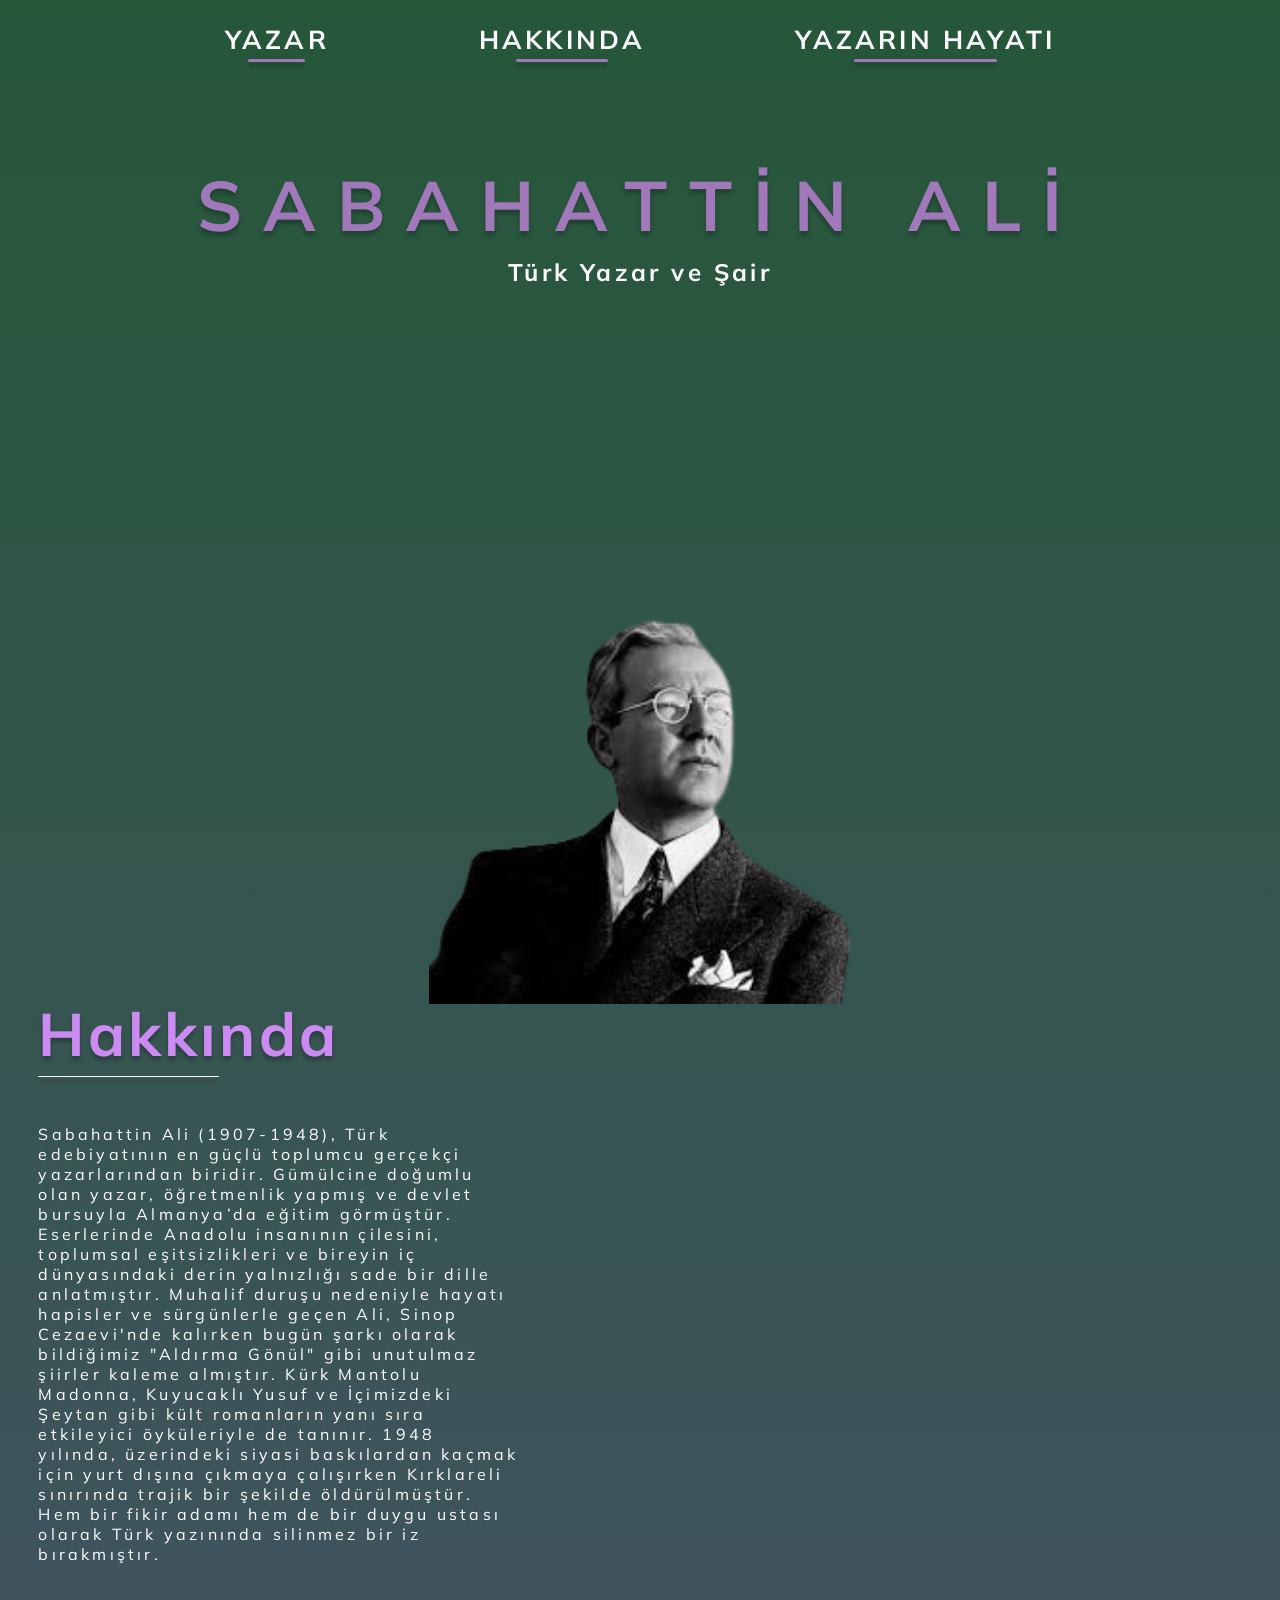
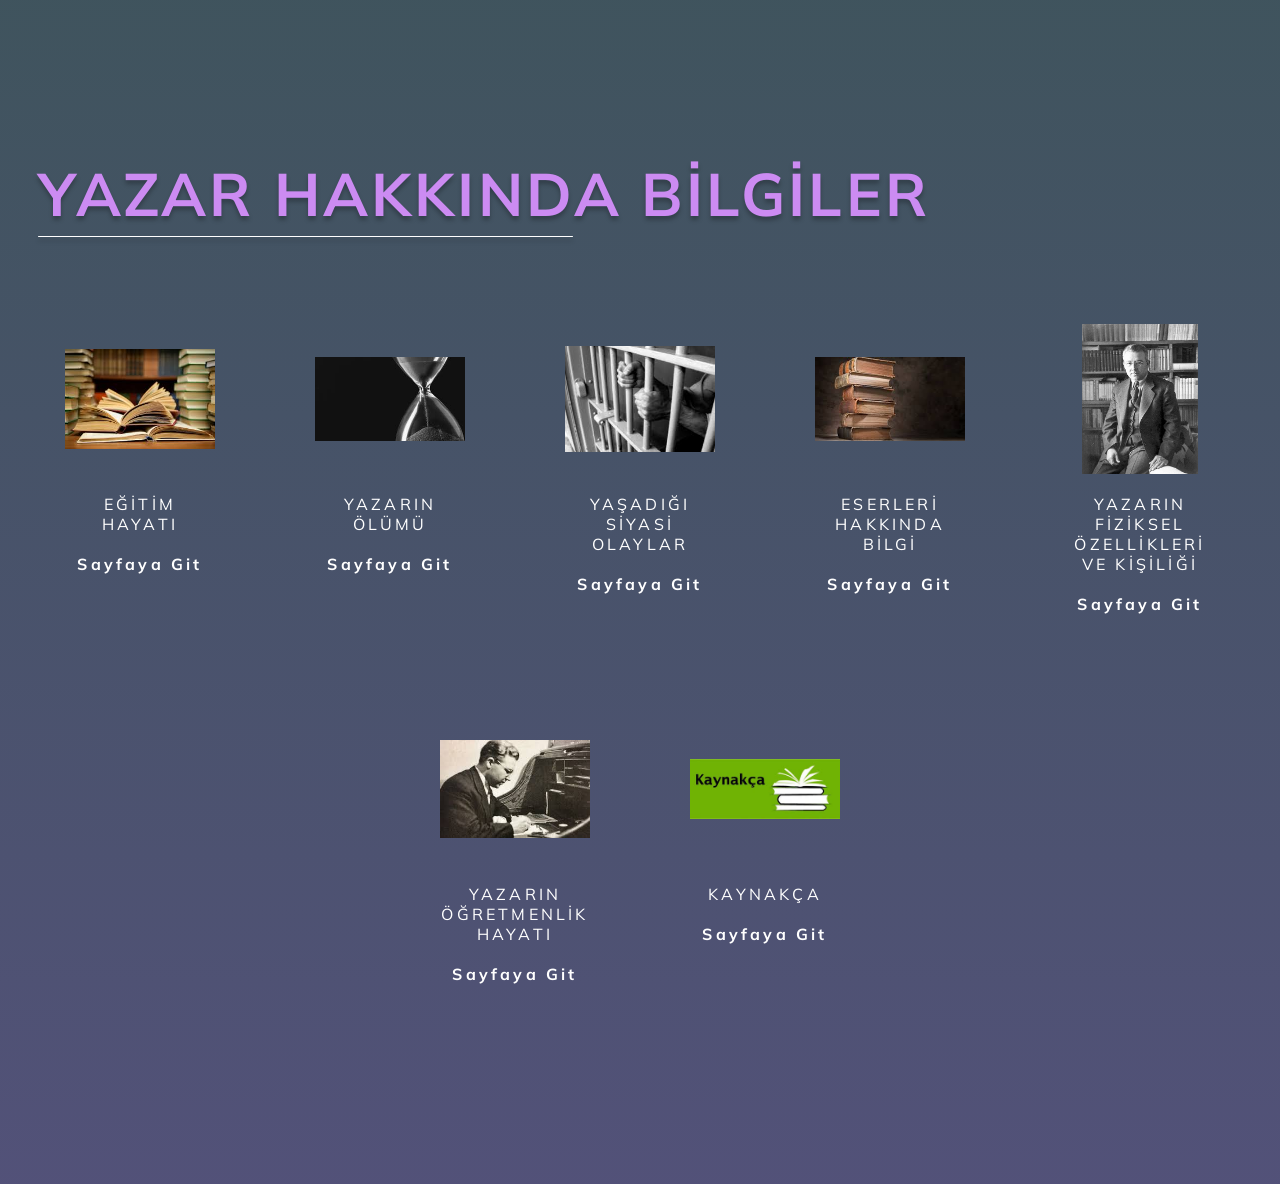
<file: L14/templates/index.html>
<!DOCTYPE html>
<html lang="en">
  <head>
    <meta charset="UTF-8" />
    <meta
      name="viewport"
      content="width=device-width, user-scalable=no, initial-scale=1.0, maximum-scale=1.0, minimum-scale=1.0"
    />
    <meta http-equiv="X-UA-Compatible" content="ie=edge" />
    <link rel="stylesheet" href="../static/css/style.css" />
    <title>SABAHATTİN ALİ BİYOGRAFİ</title>
  </head>
  <body>
    <header class="header">
      <nav class="header__nav main-nav">
        <ul class="main-nav__list main-list">
          <li class="main-list__item list-item">
            <a class="list-item__link" href="#home">YAZAR</a>
          </li>
          <li class="main-list__item list-item">
            <a class="list-item__link" href="#about">HAKKINDA</a>
          </li>
          <li class="main-list__item list-item">
            <a class="list-item__link" href="#skills">YAZARIN HAYATI</a>
          </li>
        </ul>
      </nav>
    </header>
    <main class="main">
      <!-- Önizleme bölümü -->
      <section class="main__home home" id="home">
        <h1 class="home__title">SABAHATTİN ALİ</h1>
        <p class="home__subtitle">Türk Yazar ve Şair</p>
      </section>
      <!-- Hakkımda bölümü -->
      <section class="main__about about" id="about">
        <h2 class="about__title">Hakkında</h2>
        <div class="about__info info-block">
          <p class="info-block__text">
            Sabahattin Ali (1907-1948), Türk edebiyatının en güçlü toplumcu gerçekçi yazarlarından biridir. 
            Gümülcine doğumlu olan yazar, öğretmenlik yapmış ve devlet bursuyla Almanya’da eğitim görmüştür. 
            Eserlerinde Anadolu insanının çilesini, toplumsal eşitsizlikleri ve bireyin iç dünyasındaki derin yalnızlığı sade bir dille anlatmıştır.
            Muhalif duruşu nedeniyle hayatı hapisler ve sürgünlerle geçen Ali, Sinop Cezaevi'nde kalırken bugün şarkı olarak bildiğimiz "Aldırma Gönül" gibi unutulmaz şiirler kaleme almıştır. Kürk Mantolu Madonna, Kuyucaklı Yusuf ve İçimizdeki Şeytan gibi kült romanların yanı sıra etkileyici öyküleriyle de tanınır. 1948 yılında, üzerindeki siyasi baskılardan kaçmak için yurt dışına çıkmaya çalışırken Kırklareli sınırında trajik bir şekilde öldürülmüştür. Hem bir fikir adamı hem de bir duygu ustası olarak Türk yazınında silinmez bir iz bırakmıştır.
          </p>
        </div>
      </section>
      <!-- Beceriler bölümü -->
      <section class="main__skills skills" id="skills">
        <h2 class="skills__title">YAZAR HAKKINDA BİLGİLER</h2>
        <form action="/" method="POST">
          <ul class="skills__list skills-list">
            <li class="skills-list__skill skill">
              <img class="skill__img" src="../static/img/kitap.png" alt="Eğitim" width="150" height="150" />
              <span class="skill__info">EĞİTİM HAYATI</span>
              <a href="/egitim" class="skill__button">Sayfaya Git</a>
            </li>
            <li class="skills-list__skill skill">
              <img class="skill__img" src="../static/img/saat.png" alt="Yazarlık" width="150" height="150" />
              <span class="skill__info">YAZARIN ÖLÜMÜ</span>
              <a href="/dogum" class="skill__button">Sayfaya Git</a>
            </li>
            <li class="skills-list__skill skill">
              <img class="skill__img" src="../static/img/siyasi.png" alt="Siyasi" width="150" height="150" />
              <span class="skill__info">YAŞADIĞI SİYASİ OLAYLAR</span>
              <a href="/siyasi" class="skill__button">Sayfaya Git</a>
            </li>
            <li class="skills-list__skill skill">
              <img class="skill__img" src="../static/img/eserler.png" alt="Eserler" width="150" height="150" />
              <span class="skill__info">ESERLERİ HAKKINDA BİLGİ</span>
              <a href="/eserler" class="skill__button">Sayfaya Git</a>
            </li>
            <li class="skills-list__skill skill">
              <img class="skill__img" src="..\static\img\SabahattinAli.png" alt="Fiziksel" width="150" height="150" />
              <span class="skill__info">YAZARIN FİZİKSEL ÖZELLİKLERİ VE KİŞİLİĞİ</span>
              <a href="/fiziksel" class="skill__button">Sayfaya Git</a>
            </li>
            <li class="skills-list__skill skill">
              <img class="skill__img" src="..\static\img\sabahattinali2.png" alt="Ögretmenlik" width="150" height="150" />
              <span class="skill__info">YAZARIN ÖĞRETMENLİK HAYATI</span>
              <a href="/ogretmenlik" class="skill__button">Sayfaya Git</a>
            </li>
            <li class="skills-list__skill skill">
              <img class="skill__img" src="../static/img/kaynakca.png" alt="Kaynakça" width="150" height="150" />
              <span class="skill__info">KAYNAKÇA</span>
              <a href="/kaynakca" class="skill__button">Sayfaya Git</a>
            </li>
          </ul>
        </form>
      </section>
    </main>
  </body>
</html>
</file>
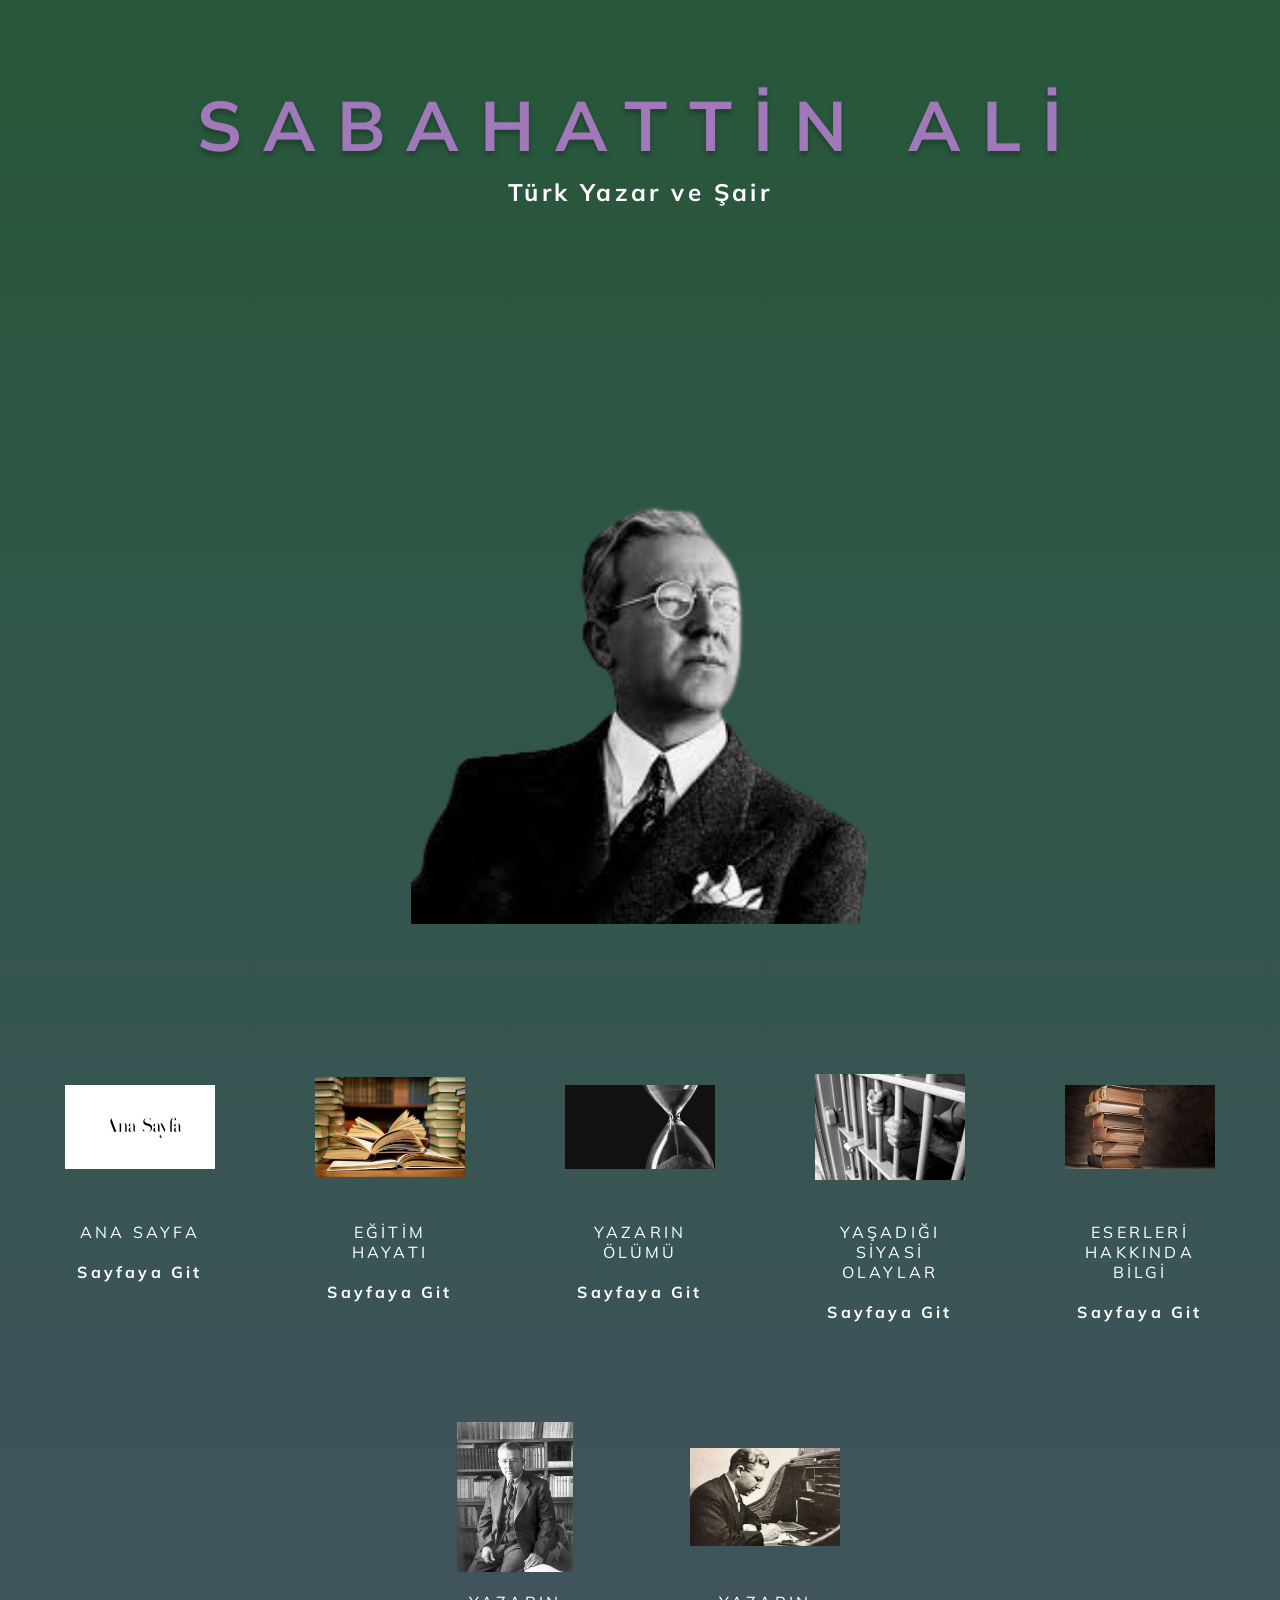
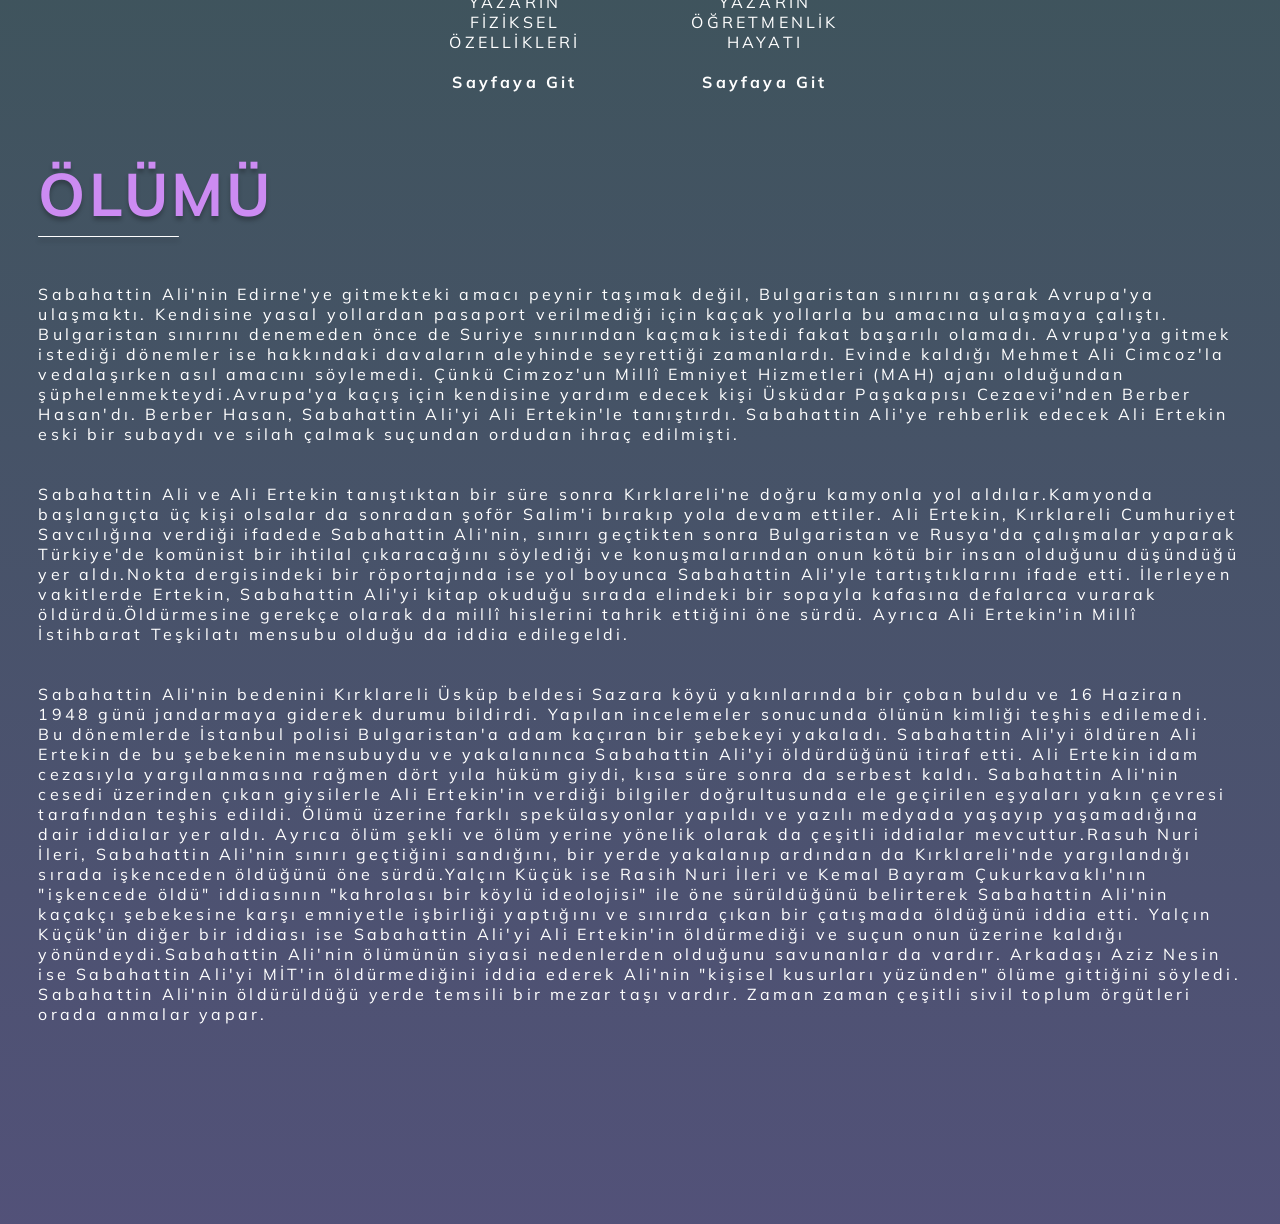
<file: L14/templates/dogum.html>
<!DOCTYPE html>
<html lang="en">
  <head>
    <meta charset="UTF-8" />
    <meta
      name="viewport"
      content="width=device-width, user-scalable=no, initial-scale=1.0, maximum-scale=1.0, minimum-scale=1.0"
    />
    <meta http-equiv="X-UA-Compatible" content="ie=edge" />
    <link rel="stylesheet" href="../static/css/dogum.css" />
    <title>SABAHATTİN ALİ BİYOGRAFİ(YAZARLIK)</title>
  </head>
  <body>
    <main class="main">
      <!-- Önizleme bölümü -->
      <section class="main__home home" id="home">
        <h1 class="home__title">SABAHATTİN ALİ</h1>
        <p class="home__subtitle">Türk Yazar ve Şair</p>
      </section>
      <!-- Hakkımda bölümü -->
      <!-- Beceriler bölümü -->
      <section class="main__skills skills" id="skills">
        <form action="/" method="POST">
          <ul class="skills__list skills-list">
            <li class="skills-list__skill skill">
              <img
                class="skill__img"
                src="../static/img/anasayfa.png"
                alt="python"
                width="150"
                height="150"
              />
              <span class="skill__info">ANA SAYFA</span>
              <a href="/anasayfa" class="skill__button" formaction="/anasayfa">Sayfaya Git</a>
            </li>
            <li class="skills-list__skill skill">
              <img
                class="skill__img"
                src="../static/img/kitap.png"
                alt="python"
                width="150"
                height="150"
              />
              <span class="skill__info">EĞİTİM HAYATI</span>
              <a href="/egitim" class="skill__button" formaction="/egitim">Sayfaya Git</a>
            </li>
            <li class="skills-list__skill skill">
              <img
                class="skill__img"
                src="../static/img/saat.png"
                alt="discord"
                width="150"
                height="150"
              />
              <span class="skill__info">YAZARIN ÖLÜMÜ</span>
              <a href="/dogum" class="skill__button" formaction="/dogum">Sayfaya Git</a>
            </li>
            <li class="skills-list__skill skill">
              <img
                class="skill__img"
                src="../static/img/siyasi.png"
                alt="html"
                width="150"
                height="150"
              />
              <span class="skill__info">YAŞADIĞI SİYASİ OLAYLAR</span>
              <a href="/siyasi"   class="skill__button" formaction="/siyasi">Sayfaya Git</a>
            </li>
            <li class="skills-list__skill skill">
              <img
                class="skill__img"
                src="../static/img/eserler.png"
                alt="SQL"
                width="150"
                height="150"
              />
              <span class="skill__info">ESERLERİ HAKKINDA BİLGİ</span>
              <a href="/eserler" class="skill__button" formaction="/eserler">Sayfaya Git</a>
            </li>
            <li class="skills-list__skill skill">
              <img class="skill__img" src="..\static\img\SabahattinAli.png" alt="Siyasi" width="150" height="150" />
              <span class="skill__info">YAZARIN FİZİKSEL ÖZELLİKLERİ </span>
              <a href="/fiziksel" class="skill__button">Sayfaya Git</a>
            </li>
            <li class="skills-list__skill skill">
              <img class="skill__img" src="..\static\img\sabahattinali2.png" alt="Ögretmenlik" width="150" height="150" />
              <span class="skill__info">YAZARIN ÖĞRETMENLİK HAYATI</span>
              <a href="/ogretmenlik" class="skill__button">Sayfaya Git</a>
            </li>
          </ul>
        </form>
      </section>
      <section class="main__about about" id="about">
        <h2 class="about__title">ÖLÜMÜ</h2>
        <div class="about__info info-block">
          <ul>
            <li>
              Sabahattin Ali'nin Edirne'ye gitmekteki amacı peynir taşımak değil, Bulgaristan sınırını aşarak Avrupa'ya ulaşmaktı. Kendisine yasal yollardan pasaport verilmediği için kaçak yollarla bu amacına ulaşmaya çalıştı. Bulgaristan sınırını denemeden önce de Suriye sınırından kaçmak istedi fakat başarılı olamadı. Avrupa'ya gitmek istediği dönemler ise hakkındaki davaların aleyhinde seyrettiği zamanlardı. Evinde kaldığı Mehmet Ali Cimcoz'la vedalaşırken asıl amacını söylemedi. Çünkü Cimzoz'un Millî Emniyet Hizmetleri (MAH) ajanı olduğundan şüphelenmekteydi.Avrupa'ya kaçış için kendisine yardım edecek kişi Üsküdar Paşakapısı Cezaevi'nden Berber Hasan'dı. Berber Hasan, Sabahattin Ali'yi Ali Ertekin'le tanıştırdı. Sabahattin Ali'ye rehberlik edecek Ali Ertekin eski bir subaydı ve silah çalmak suçundan ordudan ihraç edilmişti.
            </li>
            <br><br>
            <li>
              Sabahattin Ali ve Ali Ertekin tanıştıktan bir süre sonra Kırklareli'ne doğru kamyonla yol aldılar.Kamyonda başlangıçta üç kişi olsalar da sonradan şoför Salim'i bırakıp yola devam ettiler. Ali Ertekin, Kırklareli Cumhuriyet Savcılığına verdiği ifadede Sabahattin Ali'nin, sınırı geçtikten sonra Bulgaristan ve Rusya'da çalışmalar yaparak Türkiye'de komünist bir ihtilal çıkaracağını söylediği ve konuşmalarından onun kötü bir insan olduğunu düşündüğü yer aldı.Nokta dergisindeki bir röportajında ise yol boyunca Sabahattin Ali'yle tartıştıklarını ifade etti. İlerleyen vakitlerde Ertekin, Sabahattin Ali'yi kitap okuduğu sırada elindeki bir sopayla kafasına defalarca vurarak öldürdü.Öldürmesine gerekçe olarak da millî hislerini tahrik ettiğini öne sürdü. Ayrıca Ali Ertekin'in Millî İstihbarat Teşkilatı mensubu olduğu da iddia edilegeldi.
            </li>
            <br><br>
            <li>
              Sabahattin Ali'nin bedenini Kırklareli Üsküp beldesi Sazara köyü yakınlarında bir çoban buldu ve 16 Haziran 1948 günü jandarmaya giderek durumu bildirdi. Yapılan incelemeler sonucunda ölünün kimliği teşhis edilemedi. Bu dönemlerde İstanbul polisi Bulgaristan'a adam kaçıran bir şebekeyi yakaladı. Sabahattin Ali'yi öldüren Ali Ertekin de bu şebekenin mensubuydu ve yakalanınca Sabahattin Ali'yi öldürdüğünü itiraf etti. Ali Ertekin idam cezasıyla yargılanmasına rağmen dört yıla hüküm giydi, kısa süre sonra da serbest kaldı. Sabahattin Ali'nin cesedi üzerinden çıkan giysilerle Ali Ertekin'in verdiği bilgiler doğrultusunda ele geçirilen eşyaları yakın çevresi tarafından teşhis edildi. Ölümü üzerine farklı spekülasyonlar yapıldı ve yazılı medyada yaşayıp yaşamadığına dair iddialar yer aldı. Ayrıca ölüm şekli ve ölüm yerine yönelik olarak da çeşitli iddialar mevcuttur.Rasuh Nuri İleri, Sabahattin Ali'nin sınırı geçtiğini sandığını, bir yerde yakalanıp ardından da Kırklareli'nde yargılandığı sırada işkenceden öldüğünü öne sürdü.Yalçın Küçük ise Rasih Nuri İleri ve Kemal Bayram Çukurkavaklı'nın "işkencede öldü" iddiasının "kahrolası bir köylü ideolojisi" ile öne sürüldüğünü belirterek Sabahattin Ali'nin kaçakçı şebekesine karşı emniyetle işbirliği yaptığını ve sınırda çıkan bir çatışmada öldüğünü iddia etti. Yalçın Küçük'ün diğer bir iddiası ise Sabahattin Ali'yi Ali Ertekin'in öldürmediği ve suçun onun üzerine kaldığı yönündeydi.Sabahattin Ali'nin ölümünün siyasi nedenlerden olduğunu savunanlar da vardır. Arkadaşı Aziz Nesin ise Sabahattin Ali'yi MİT'in öldürmediğini iddia ederek Ali'nin "kişisel kusurları yüzünden" ölüme gittiğini söyledi. Sabahattin Ali'nin öldürüldüğü yerde temsili bir mezar taşı vardır. Zaman zaman çeşitli sivil toplum örgütleri orada anmalar yapar.
            </li>
          </ul>
            
        </div>
      </section>
</file>
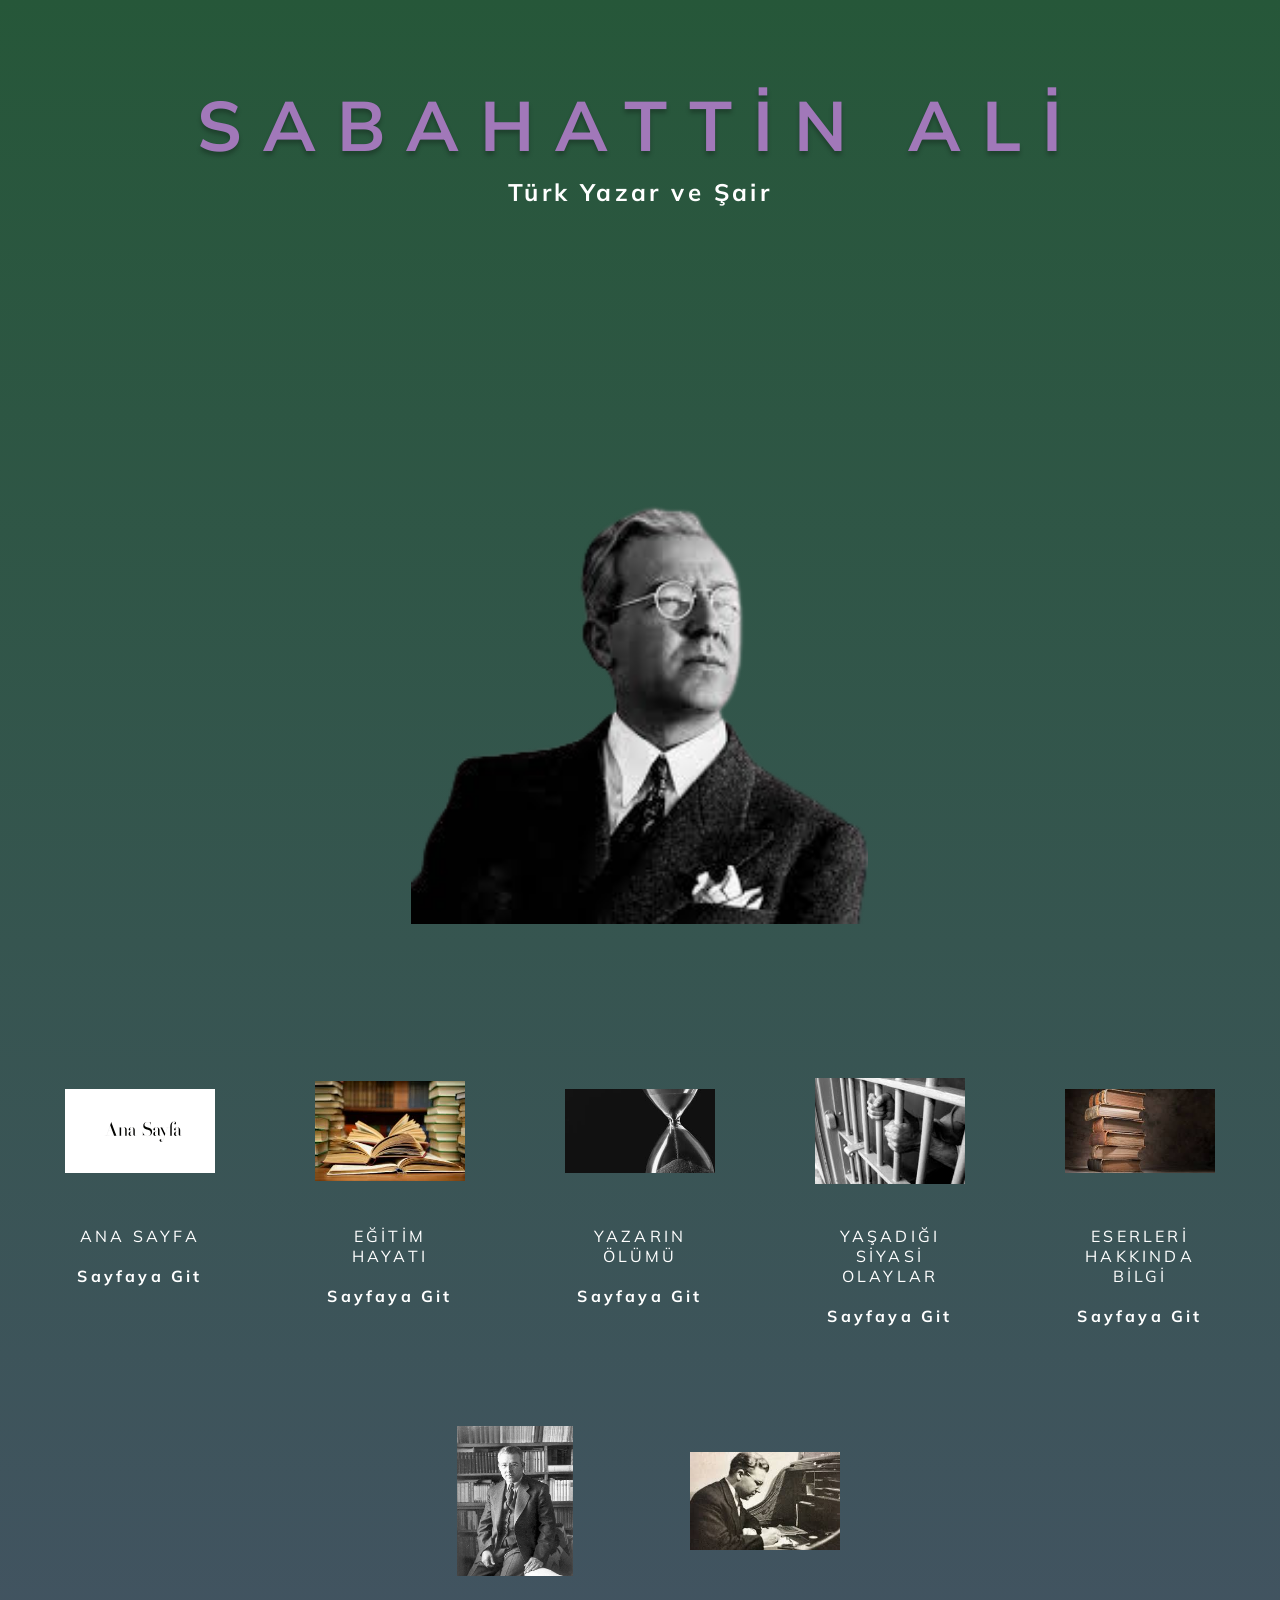
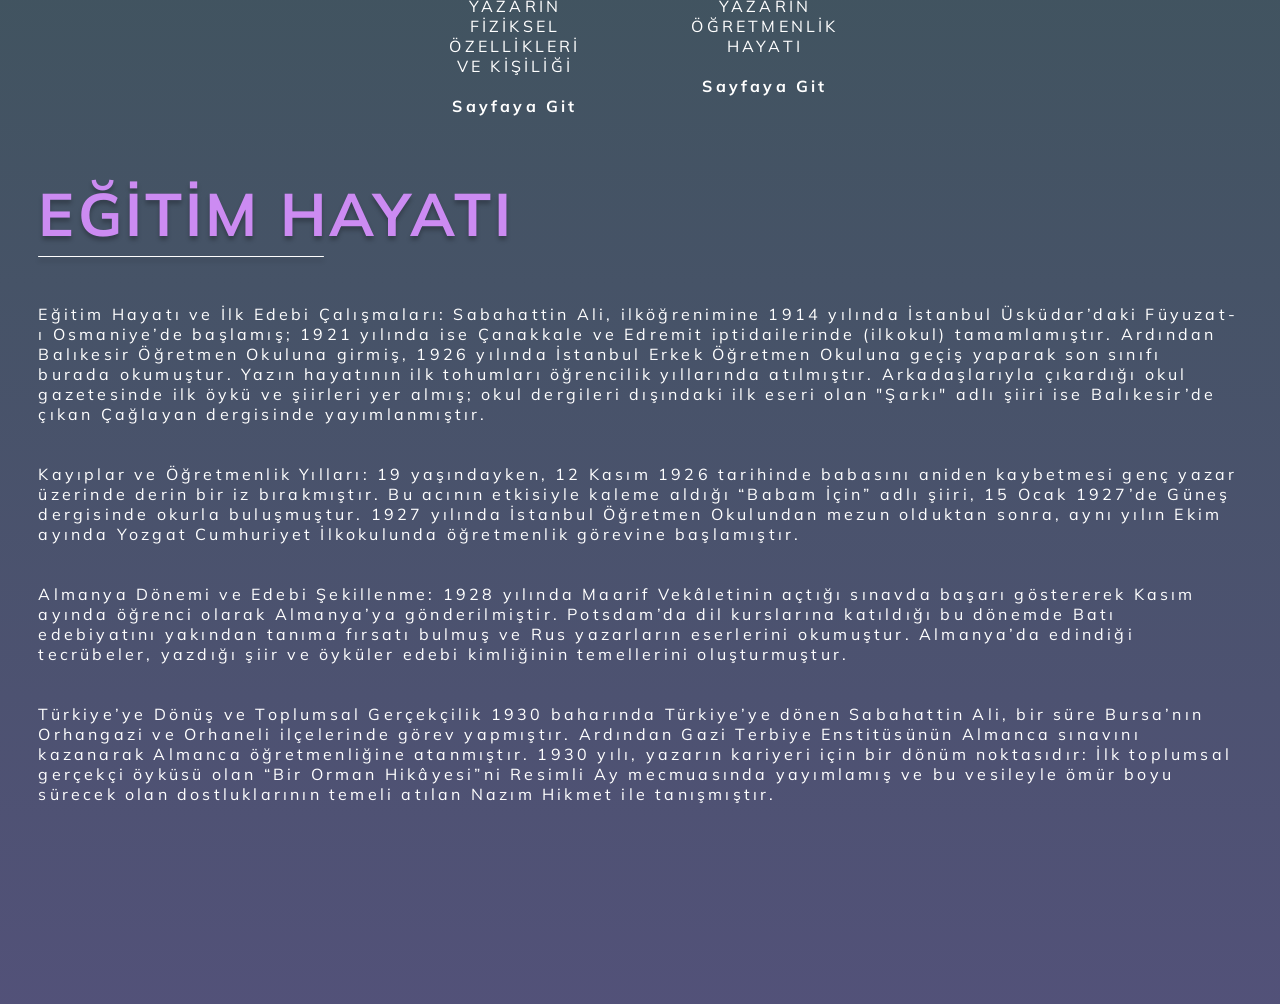
<file: L14/templates/egitim.html>
<!DOCTYPE html>
<html lang="en">
  <head>
    <meta charset="UTF-8" />
    <meta
      name="viewport"
      content="width=device-width, user-scalable=no, initial-scale=1.0, maximum-scale=1.0, minimum-scale=1.0"
    />
    <meta http-equiv="X-UA-Compatible" content="ie=edge" />
    <link rel="stylesheet" href="..\static\css\egitim.css" />
    <title>SABAHATTİN ALİ BİYOGRAFİ(EĞİTİM)</title>
  </head>
  <body>
    <main class="main">
      <!-- Önizleme bölümü -->
      <section class="main__home home" id="home">
        <h1 class="home__title">SABAHATTİN ALİ</h1>
        <p class="home__subtitle">Türk Yazar ve Şair</p>
      </section>
      <!-- Hakkımda bölümü -->
      <!-- Beceriler bölümü -->
      <section class="main__skills skills" id="skills">
        <form action="/" method="POST">
          <ul class="skills__list skills-list">
            <li class="skills-list__skill skill">
              <img
                class="skill__img"
                src="../static/img/anasayfa.png"
                alt="python"
                width="150"
                height="150"
              />
              <span class="skill__info">ANA SAYFA</span>
              <a href="/anasayfa" class="skill__button" formaction="/anasayfa">Sayfaya Git</a>
            </li>
            <li class="skills-list__skill skill">
              <img
                class="skill__img"
                src="../static/img/kitap.png"
                alt="python"
                width="150"
                height="150"
              />
              <span class="skill__info">EĞİTİM HAYATI</span>
              <a href="/egitim" class="skill__button" formaction="/egitim">Sayfaya Git</a>
            </li>
            <li class="skills-list__skill skill">
              <img
                class="skill__img"
                src="../static/img/saat.png"
                alt="discord"
                width="150"
                height="150"
              />
              <span class="skill__info">YAZARIN ÖLÜMÜ</span>
              <a href="/dogum" class="skill__button" formaction="/dogum">Sayfaya Git</a>
            </li>
            <li class="skills-list__skill skill">
              <img
                class="skill__img"
                src="../static/img/siyasi.png"
                alt="html"
                width="150"
                height="150"
              />
              <span class="skill__info">YAŞADIĞI SİYASİ OLAYLAR</span>
              <a href="/siyasi"   class="skill__button" formaction="/siyasi">Sayfaya Git</a>
            </li>
            <li class="skills-list__skill skill">
              <img
                class="skill__img"
                src="../static/img/eserler.png"
                alt="SQL"
                width="150"
                height="150"
              />
              <span class="skill__info">ESERLERİ HAKKINDA BİLGİ</span>
              <a href="/eserler" class="skill__button" formaction="/eserler">Sayfaya Git</a>
            </li>
            <li class="skills-list__skill skill">
              <img class="skill__img" src="..\static\img\SabahattinAli.png" alt="Siyasi" width="150" height="150" />
              <span class="skill__info">YAZARIN FİZİKSEL ÖZELLİKLERİ VE KİŞİLİĞİ</span>
              <a href="/fiziksel" class="skill__button">Sayfaya Git</a>
            </li>
            <li class="skills-list__skill skill">
              <img class="skill__img" src="..\static\img\sabahattinali2.png" alt="Ögretmenlik" width="150" height="150" />
              <span class="skill__info">YAZARIN ÖĞRETMENLİK HAYATI</span>
              <a href="/ogretmenlik" class="skill__button">Sayfaya Git</a>
            </li>
          </ul>
        </form>
      </section>
      <section class="main__about about" id="about">
        <h2 class="about__title">EĞİTİM HAYATI</h2>
        <div class="about__info info-block">
        <ul>
            <li>Eğitim Hayatı ve İlk Edebi Çalışmaları:
            Sabahattin Ali, ilköğrenimine 1914 yılında İstanbul Üsküdar’daki Füyuzat-ı Osmaniye’de başlamış; 1921 yılında ise Çanakkale ve Edremit iptidailerinde (ilkokul) tamamlamıştır. Ardından Balıkesir Öğretmen Okuluna girmiş, 1926 yılında İstanbul Erkek Öğretmen Okuluna geçiş yaparak son sınıfı burada okumuştur.
            Yazın hayatının ilk tohumları öğrencilik yıllarında atılmıştır. Arkadaşlarıyla çıkardığı okul gazetesinde ilk öykü ve şiirleri yer almış; okul dergileri dışındaki ilk eseri olan "Şarkı" adlı şiiri ise Balıkesir’de çıkan Çağlayan dergisinde yayımlanmıştır.
          <li>
            <br><br>
           <li>
            Kayıplar ve Öğretmenlik Yılları:
            19 yaşındayken, 12 Kasım 1926 tarihinde babasını aniden kaybetmesi genç yazar üzerinde derin bir iz bırakmıştır. Bu acının etkisiyle kaleme aldığı “Babam İçin” adlı şiiri, 15 Ocak 1927’de Güneş dergisinde okurla buluşmuştur. 1927 yılında İstanbul Öğretmen Okulundan mezun olduktan sonra, aynı yılın Ekim ayında Yozgat Cumhuriyet İlkokulunda öğretmenlik görevine başlamıştır.
          <li>
            <br><br>
           <li>
            Almanya Dönemi ve Edebi Şekillenme:
            1928 yılında Maarif Vekâletinin açtığı sınavda başarı göstererek Kasım ayında öğrenci olarak Almanya’ya gönderilmiştir. Potsdam’da dil kurslarına katıldığı bu dönemde Batı edebiyatını yakından tanıma fırsatı bulmuş ve Rus yazarların eserlerini okumuştur. Almanya’da edindiği tecrübeler, yazdığı şiir ve öyküler edebi kimliğinin temellerini oluşturmuştur.
          <li>
            <br><br>
           <li>
            Türkiye’ye Dönüş ve Toplumsal Gerçekçilik
            1930 baharında Türkiye’ye dönen Sabahattin Ali, bir süre Bursa’nın Orhangazi ve Orhaneli ilçelerinde görev yapmıştır. Ardından Gazi Terbiye Enstitüsünün Almanca sınavını kazanarak Almanca öğretmenliğine atanmıştır.
            1930 yılı, yazarın kariyeri için bir dönüm noktasıdır: İlk toplumsal gerçekçi öyküsü olan “Bir Orman Hikâyesi”ni Resimli Ay mecmuasında yayımlamış ve bu vesileyle ömür boyu sürecek olan dostluklarının temeli atılan Nazım Hikmet ile tanışmıştır.
          <li>
          <ul>
        </div>
      </section>
</file>
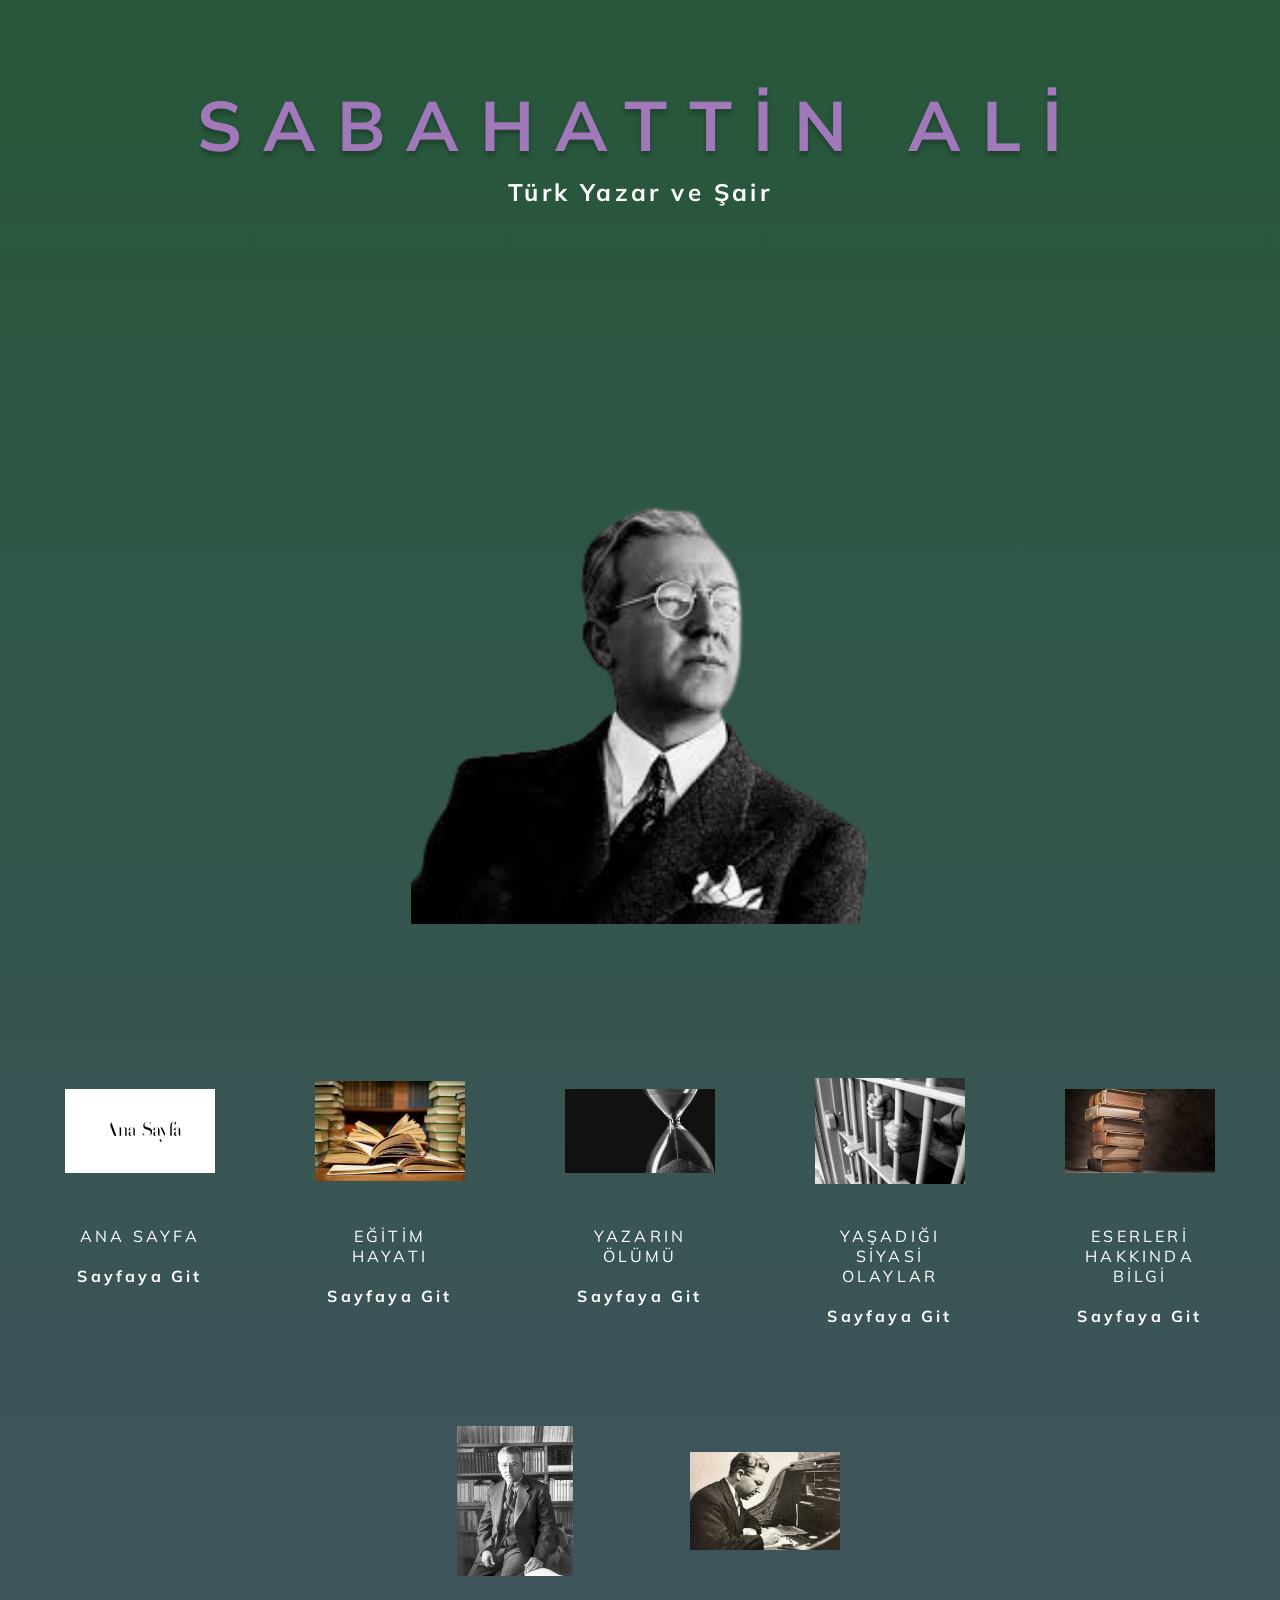
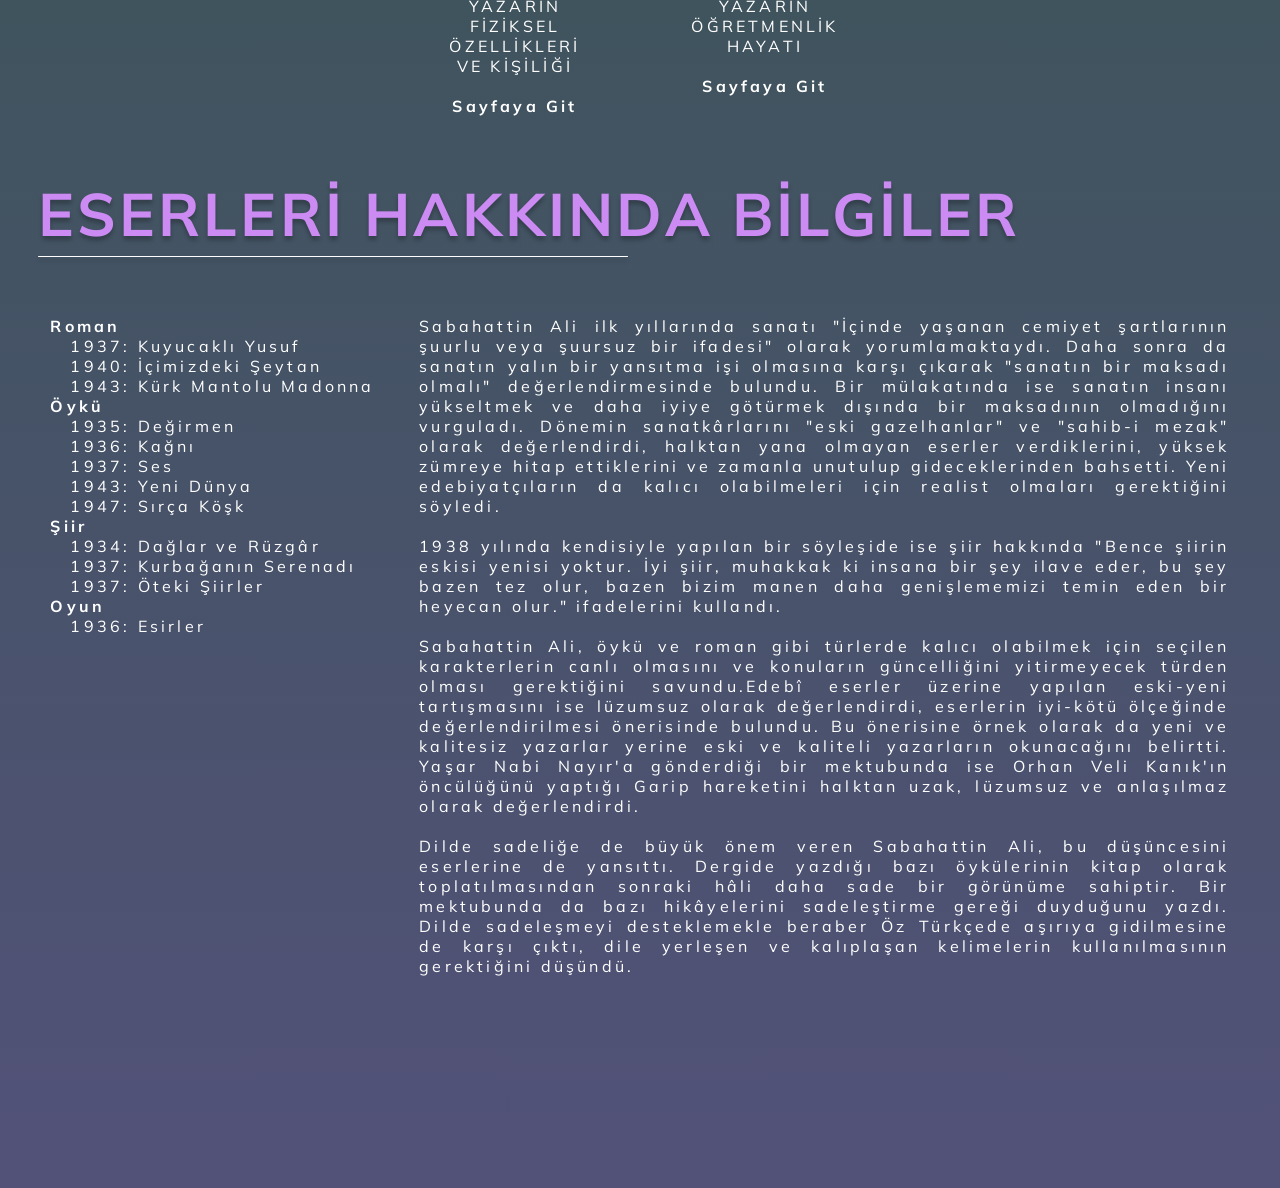
<file: L14/templates/eserler.html>
<!DOCTYPE html>
<html lang="en">
  <head>
    <meta charset="UTF-8" />
    <meta
      name="viewport"
      content="width=device-width, user-scalable=no, initial-scale=1.0, maximum-scale=1.0, minimum-scale=1.0"
    />
    <meta http-equiv="X-UA-Compatible" content="ie=edge" />
    <link rel="stylesheet" href="../static/css/eserler.css" />
    <title>SABAHATTİN ALİ BİYOGRAFİ(ESERLER)</title>
  </head>
  <body>
    <main class="main">
      <!-- Önizleme bölümü -->
      <section class="main__home home" id="home">
        <h1 class="home__title">SABAHATTİN ALİ</h1>
        <p class="home__subtitle">Türk Yazar ve Şair</p>
      </section>
      <!-- Hakkımda bölümü -->
      <!-- Beceriler bölümü -->
      <section class="main__skills skills" id="skills">
        <form action="/" method="POST">
          <ul class="skills__list skills-list">
            <li class="skills-list__skill skill">
              <img
                class="skill__img"
                src="../static/img/anasayfa.png"
                alt="python"
                width="150"
                height="150"
              />
              <span class="skill__info">ANA SAYFA</span>
              <a href="/anasayfa" class="skill__button" formaction="/anasayfa">Sayfaya Git</a>
            </li>
            <li class="skills-list__skill skill">
              <img
                class="skill__img"
                src="../static/img/kitap.png"
                alt="python"
                width="150"
                height="150"
              />
              <span class="skill__info">EĞİTİM HAYATI</span>
              <a href="/egitim" class="skill__button" formaction="/egitim">Sayfaya Git</a>
            </li>
            <li class="skills-list__skill skill">
              <img
                class="skill__img"
                src="../static/img/saat.png"
                alt="discord"
                width="150"
                height="150"
              />
              <span class="skill__info">YAZARIN ÖLÜMÜ</span>
              <a href="/dogum" class="skill__button" formaction="/dogum">Sayfaya Git</a>
            </li>
            <li class="skills-list__skill skill">
              <img
                class="skill__img"
                src="../static/img/siyasi.png"
                alt="html"
                width="150"
                height="150"
              />
              <span class="skill__info">YAŞADIĞI SİYASİ OLAYLAR</span>
              <a href="/siyasi"   class="skill__button" formaction="/siyasi">Sayfaya Git</a>
            </li>
            <li class="skills-list__skill skill">
              <img
                class="skill__img"
                src="../static/img/eserler.png"
                alt="SQL"
                width="150"
                height="150"
              />
              <span class="skill__info">ESERLERİ HAKKINDA BİLGİ</span>
              <a href="/eserler" class="skill__button" formaction="/eserler">Sayfaya Git</a>
            </li>
            <li class="skills-list__skill skill">
              <img class="skill__img" src="..\static\img\SabahattinAli.png" alt="Siyasi" width="150" height="150" />
              <span class="skill__info">YAZARIN FİZİKSEL ÖZELLİKLERİ VE KİŞİLİĞİ</span>
              <a href="/fiziksel" class="skill__button">Sayfaya Git</a>
            </li>
            <li class="skills-list__skill skill">
              <img class="skill__img" src="..\static\img\sabahattinali2.png" alt="Ögretmenlik" width="150" height="150" />
              <span class="skill__info">YAZARIN ÖĞRETMENLİK HAYATI</span>
              <a href="/ogretmenlik" class="skill__button">Sayfaya Git</a>
            </li>
          </ul>
        </form>
      </section>
      <section class="main__about about" id="about">
        <h2 class="about__title">ESERLERİ HAKKINDA BİLGİLER</h2>
        <div style="text-align: left;" class="about__info info-block">    
         <table border="0" width="100%" style="table-layout: fixed;">
  <tr>
    <!-- SOL TARAF -->
    <td style="width:30%; vertical-align: top; padding:10px;">
      <strong>Roman</strong><br>
      <ul style="padding-left: 20px;" >
        <li><a href="https://tr.wikipedia.org/wiki/Kuyucakl%C4%B1_Yusuf">1937: Kuyucaklı Yusuf</a></li>
        <li><a href="https://tr.wikipedia.org/wiki/%C4%B0%C3%A7imizdeki_%C5%9Eeytan">1940: İçimizdeki Şeytan</a></li>
        <li><a href="https://tr.wikipedia.org/wiki/K%C3%BCrk_Mantolu_Madonna">1943: Kürk Mantolu Madonna</a></li>
      </ul>

      <strong>Öykü</strong>
      <ul style="padding-left: 20px;"">
        <li><a href="https://tr.wikipedia.org/wiki/De%C4%9Firmen_(kitap)">1935: Değirmen</a></li>
        <li><a href="https://tr.wikipedia.org/wiki/Ka%C4%9Fn%C4%B1_(kitap)">1936: Kağnı</a></li>
        <li><a href="https://tr.wikipedia.org/wiki/Ses_(kitap)">1937: Ses</a></li>
        <li><a href="https://tr.wikipedia.org/wiki/Yeni_D%C3%BCnya_(kitap)">1943: Yeni Dünya</a></li>
        <li><a href="https://tr.wikipedia.org/wiki/S%C4%B1r%C3%A7a_K%C3%B6%C5%9Fk_(kitap)">1947: Sırça Köşk</a></li>
      </ul>

      <strong>Şiir</strong>
      <ul style="padding-left: 20px;"">
        <li><a href="https://tr.wikipedia.org/wiki/Da%C4%9Flar_ve_R%C3%BCzg%C3%A2r">1934: Dağlar ve Rüzgâr</a></li>
        <li><a href="#">1937: Kurbağanın Serenadı</a></li>
        <li><a href="#">1937: Öteki Şiirler</a></li>
      </ul>

      <strong>Oyun</strong>
        <ul style="padding-left: 20px;"">
          <li><a href="https://tr.wikipedia.org/wiki/Esirler">1936: Esirler</a></li>        
        </ul>
    </td>

    <!-- SAĞ TARAF -->
    <td style="width:70%; vertical-align: top; padding:10px; text-align: justify;">
      Sabahattin Ali ilk yıllarında sanatı "İçinde yaşanan cemiyet şartlarının şuurlu veya şuursuz bir ifadesi" olarak yorumlamaktaydı. Daha sonra da sanatın yalın bir yansıtma işi olmasına karşı çıkarak "sanatın bir maksadı olmalı" değerlendirmesinde bulundu. Bir mülakatında ise sanatın insanı yükseltmek ve daha iyiye götürmek dışında bir maksadının olmadığını vurguladı. Dönemin sanatkârlarını "eski gazelhanlar" ve "sahib-i mezak" olarak değerlendirdi, halktan yana olmayan eserler verdiklerini, yüksek zümreye hitap ettiklerini ve zamanla unutulup gideceklerinden bahsetti. Yeni edebiyatçıların da kalıcı olabilmeleri için realist olmaları gerektiğini söyledi.
      <br><br>
      1938 yılında kendisiyle yapılan bir söyleşide ise şiir hakkında "Bence şiirin eskisi yenisi yoktur. İyi şiir, muhakkak ki insana bir şey ilave eder, bu şey bazen tez olur, bazen bizim manen daha genişlememizi temin eden bir heyecan olur." ifadelerini kullandı.
      <br><br>
      Sabahattin Ali, öykü ve roman gibi türlerde kalıcı olabilmek için seçilen karakterlerin canlı olmasını ve konuların güncelliğini yitirmeyecek türden olması gerektiğini savundu.Edebî eserler üzerine yapılan eski-yeni tartışmasını ise lüzumsuz olarak değerlendirdi, eserlerin iyi-kötü ölçeğinde değerlendirilmesi önerisinde bulundu. Bu önerisine örnek olarak da yeni ve kalitesiz yazarlar yerine eski ve kaliteli yazarların okunacağını belirtti. Yaşar Nabi Nayır'a gönderdiği bir mektubunda ise Orhan Veli Kanık'ın öncülüğünü yaptığı Garip hareketini halktan uzak, lüzumsuz ve anlaşılmaz olarak değerlendirdi.
      <br><br>
      Dilde sadeliğe de büyük önem veren Sabahattin Ali, bu düşüncesini eserlerine de yansıttı.
      Dergide yazdığı bazı öykülerinin kitap olarak toplatılmasından sonraki hâli daha sade bir görünüme sahiptir. Bir mektubunda da bazı hikâyelerini sadeleştirme gereği duyduğunu yazdı. Dilde sadeleşmeyi desteklemekle beraber Öz Türkçede aşırıya gidilmesine de karşı çıktı, dile yerleşen ve kalıplaşan kelimelerin kullanılmasının gerektiğini düşündü.
    </td>
  </tr>
</table>          
        </div>
      </section>
</file>
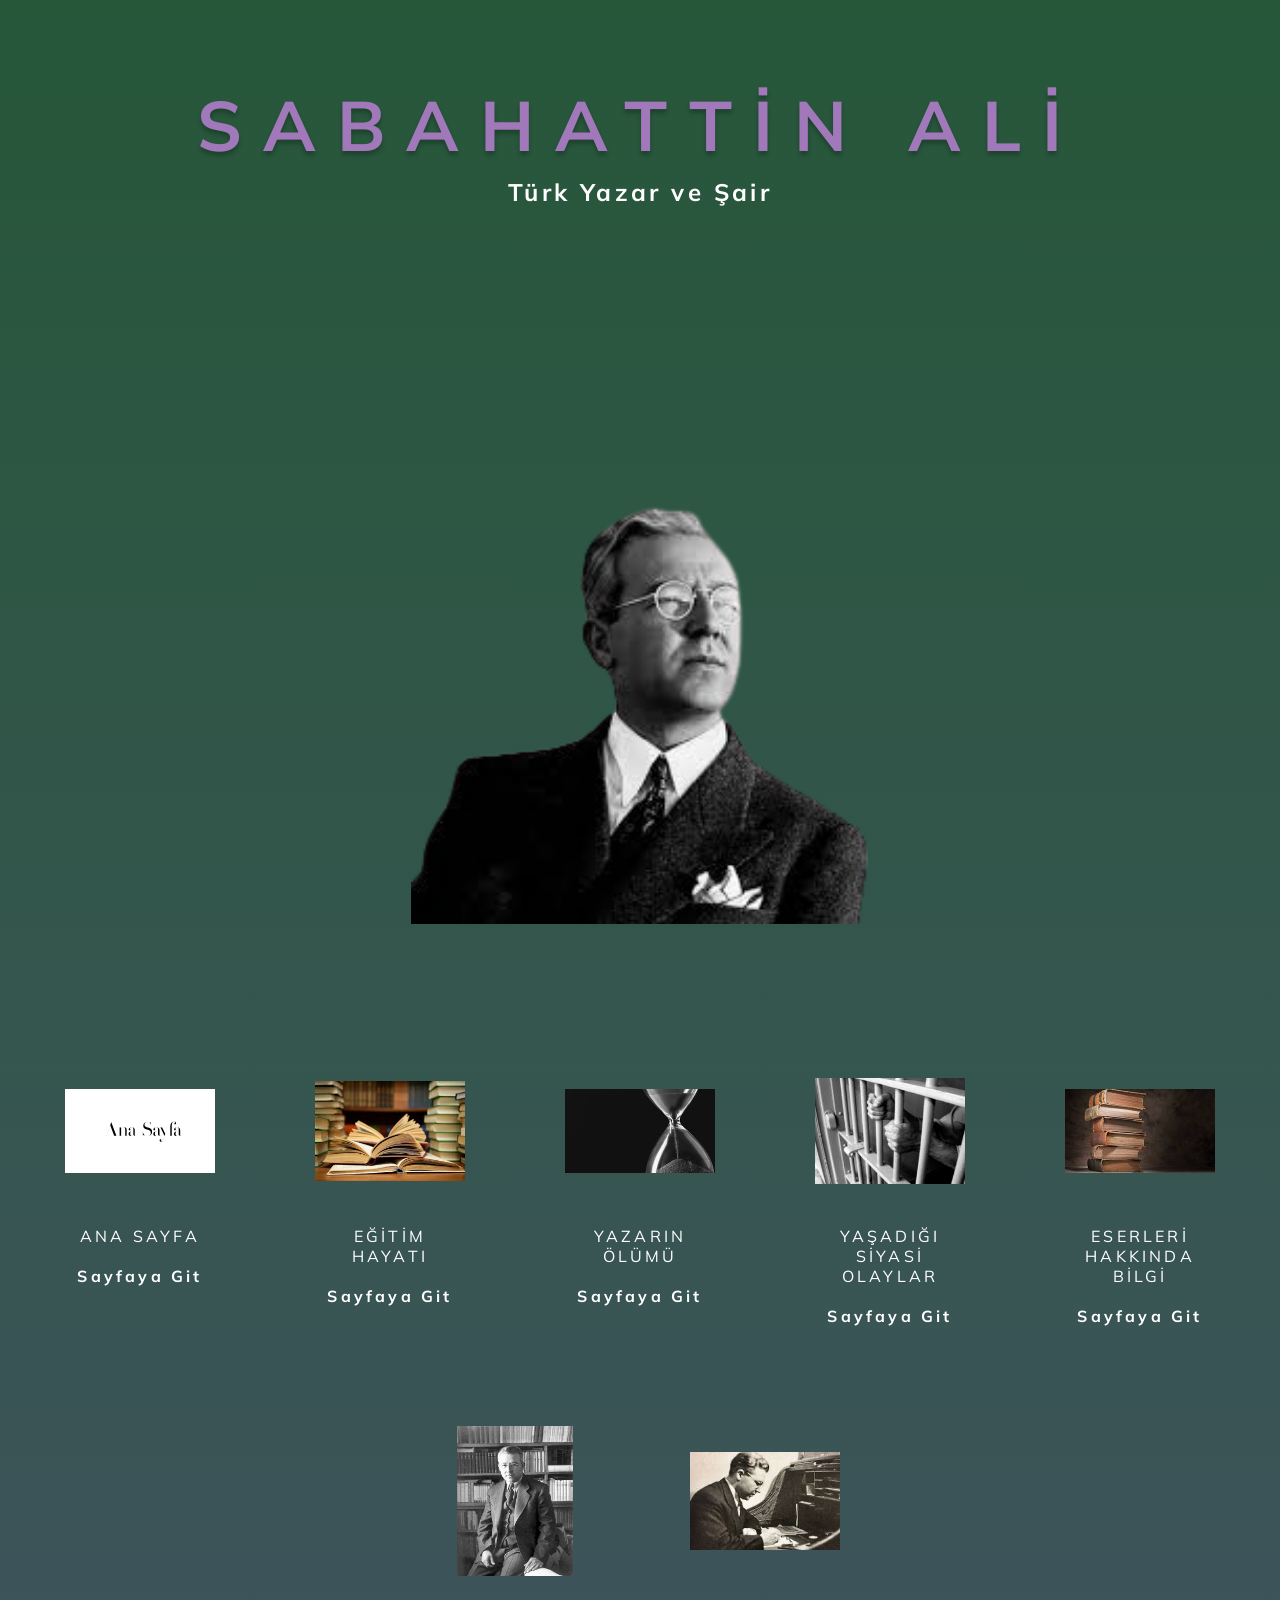
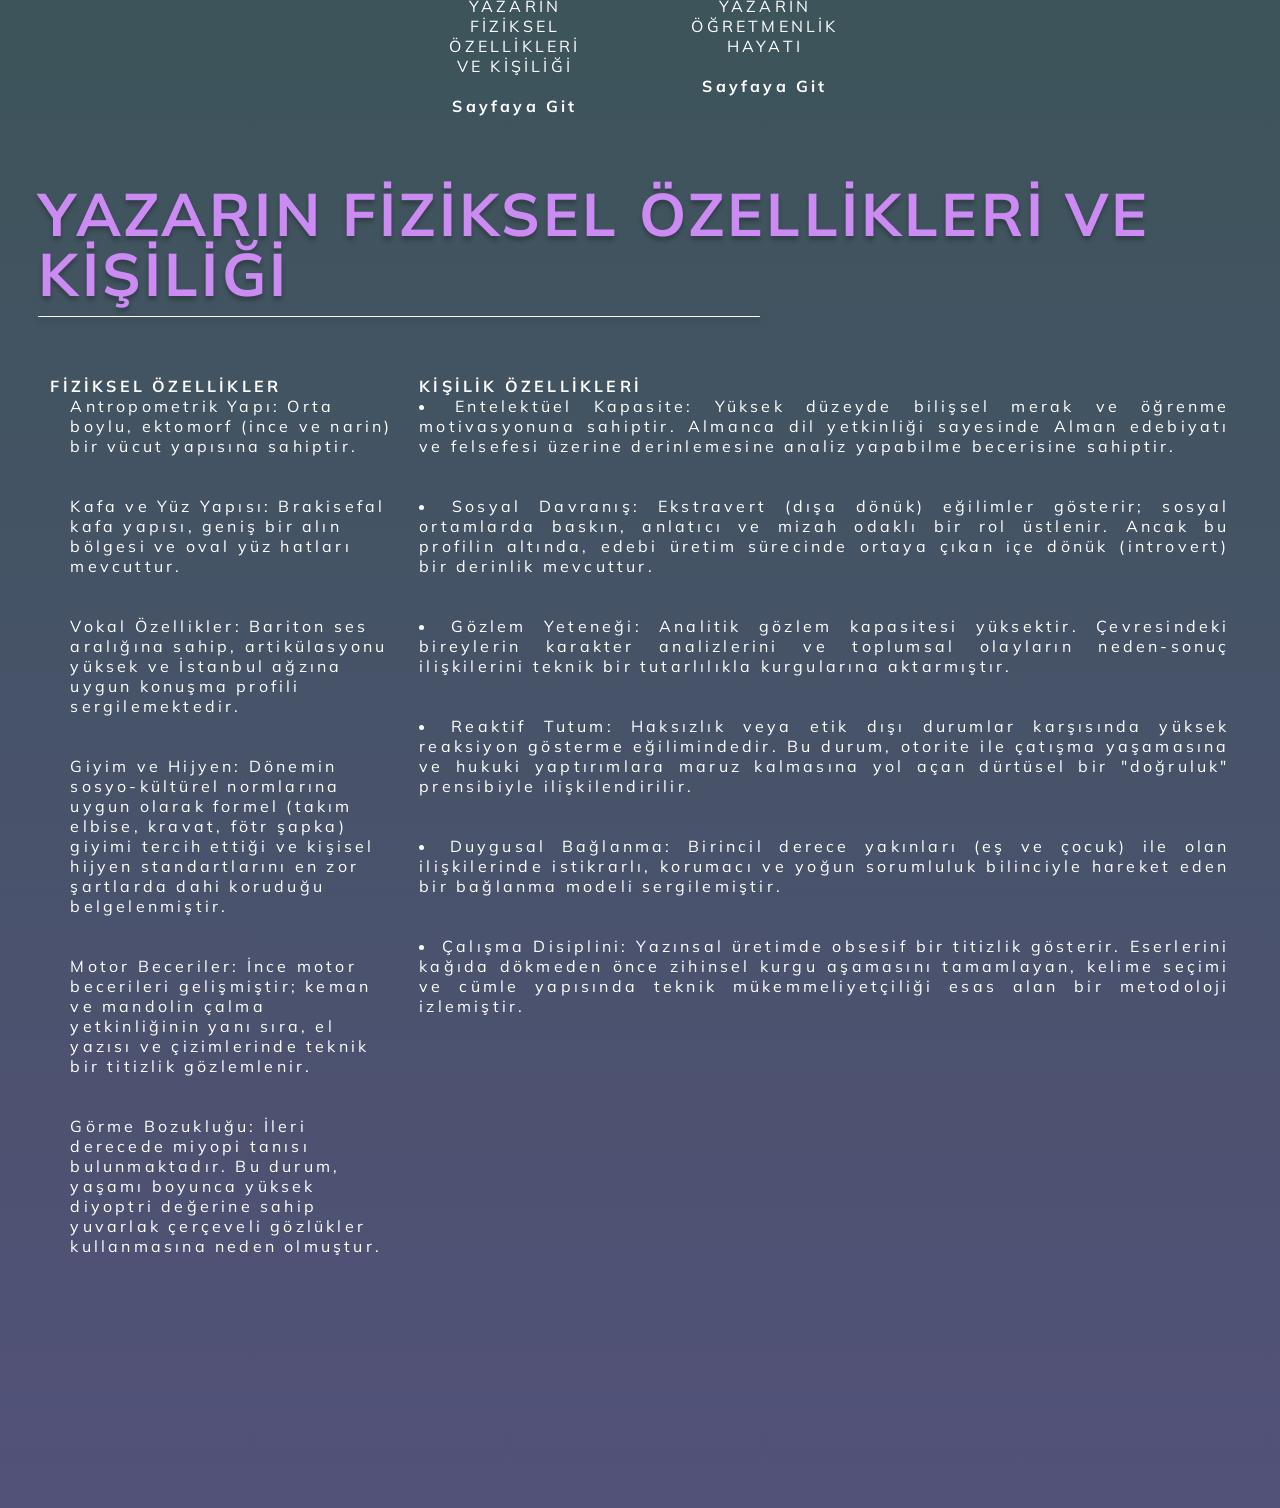
<file: L14/templates/fiziksel.html>
<!DOCTYPE html>
<html lang="en">
  <head>
    <meta charset="UTF-8" />
    <meta
      name="viewport"
      content="width=device-width, user-scalable=no, initial-scale=1.0, maximum-scale=1.0, minimum-scale=1.0"
    />
    <meta http-equiv="X-UA-Compatible" content="ie=edge" />
    <link rel="stylesheet" href="../static/css/fiziksel.css" />
    <title>SABAHATTİN ALİ BİYOGRAFİ(FİZİKSEL)</title>
  </head>
  <body>
    <main class="main">
      <!-- Önizleme bölümü -->
      <section class="main__home home" id="home">
        <h1 class="home__title">SABAHATTİN ALİ</h1>
        <p class="home__subtitle">Türk Yazar ve Şair</p>
      </section>
      <!-- Hakkımda bölümü -->
      <!-- Beceriler bölümü -->
      <section class="main__skills skills" id="skills">
        <form action="/" method="POST">
          <ul class="skills__list skills-list">
            <li class="skills-list__skill skill">
              <img
                class="skill__img"
                src="../static/img/anasayfa.png"
                alt="python"
                width="150"
                height="150"
              />
              <span class="skill__info">ANA SAYFA</span>
              <a href="/anasayfa" class="skill__button" formaction="/anasayfa">Sayfaya Git</a>
            </li>
            <li class="skills-list__skill skill">
              <img
                class="skill__img"
                src="../static/img/kitap.png"
                alt="python"
                width="150"
                height="150"
              />
              <span class="skill__info">EĞİTİM HAYATI</span>
              <a href="/egitim" class="skill__button" formaction="/egitim">Sayfaya Git</a>
            </li>
            <li class="skills-list__skill skill">
              <img
                class="skill__img"
                src="../static/img/saat.png"
                alt="discord"
                width="150"
                height="150"
              />
              <span class="skill__info">YAZARIN ÖLÜMÜ</span>
              <a href="/dogum" class="skill__button" formaction="/dogum">Sayfaya Git</a>
            </li>
            <li class="skills-list__skill skill">
              <img
                class="skill__img"
                src="../static/img/siyasi.png"
                alt="html"
                width="150"
                height="150"
              />
              <span class="skill__info">YAŞADIĞI SİYASİ OLAYLAR</span>
              <a href="/siyasi"   class="skill__button" formaction="/siyasi">Sayfaya Git</a>
            </li>
            <li class="skills-list__skill skill">
              <img
                class="skill__img"
                src="../static/img/eserler.png"
                alt="SQL"
                width="150"
                height="150"
              />
              <span class="skill__info">ESERLERİ HAKKINDA BİLGİ</span>
              <a href="/eserler" class="skill__button" formaction="/eserler">Sayfaya Git</a>
            </li>
            <li class="skills-list__skill skill">
              <img class="skill__img" src="..\static\img\SabahattinAli.png" alt="Siyasi" width="150" height="150" />
              <span class="skill__info">YAZARIN FİZİKSEL ÖZELLİKLERİ VE KİŞİLİĞİ</span>
              <a href="/fiziksel" class="skill__button">Sayfaya Git</a>
            </li>
            <li class="skills-list__skill skill">
              <img class="skill__img" src="..\static\img\sabahattinali2.png" alt="Ögretmenlik" width="150" height="150" />
              <span class="skill__info">YAZARIN ÖĞRETMENLİK HAYATI</span>
              <a href="/ogretmenlik" class="skill__button">Sayfaya Git</a>
            </li>
          </ul>
        </form>
      </section>
      <section class="main__about about" id="about">
        <h2 class="about__title">YAZARIN FİZİKSEL ÖZELLİKLERİ VE KİŞİLİĞİ</h2>
        <table border="0" width="100%" style="table-layout: fixed;">
  <tr>
    <!-- SOL TARAF -->
    <td style="width:30%; vertical-align: top; padding:10px;">
      <strong>FİZİKSEL ÖZELLİKLER</strong><br>
      <ul style="padding-left: 20px;" >
      <li>Antropometrik Yapı: Orta boylu, ektomorf (ince ve narin) bir vücut yapısına sahiptir.</li>
      <br><br>
      <li>Kafa ve Yüz Yapısı: Brakisefal kafa yapısı, geniş bir alın bölgesi ve oval yüz hatları mevcuttur.</li>
      <br><br>
      <li>Vokal Özellikler: Bariton ses aralığına sahip, artikülasyonu yüksek ve İstanbul ağzına uygun konuşma profili sergilemektedir.</li>
      <br><br>
      <li>Giyim ve Hijyen: Dönemin sosyo-kültürel normlarına uygun olarak formel (takım elbise, kravat, fötr şapka) giyimi tercih ettiği ve kişisel hijyen standartlarını en zor şartlarda dahi koruduğu belgelenmiştir.</li>
      <br><br>
      <li>Motor Beceriler: İnce motor becerileri gelişmiştir; keman ve mandolin çalma yetkinliğinin yanı sıra, el yazısı ve çizimlerinde teknik bir titizlik gözlemlenir.</li>
      <br><br>
      <li>Görme Bozukluğu: İleri derecede miyopi tanısı bulunmaktadır. Bu durum, yaşamı boyunca yüksek diyoptri değerine sahip yuvarlak çerçeveli gözlükler kullanmasına neden olmuştur.</li>
      <br><br>
      </ul>
    <!-- SAĞ TARAF -->
    <td style="width:70%; vertical-align: top; padding:10px; text-align: justify;">
      <strong>KİŞİLİK ÖZELLİKLERİ</strong><br>
      <li>Entelektüel Kapasite: Yüksek düzeyde bilişsel merak ve öğrenme motivasyonuna sahiptir. Almanca dil yetkinliği sayesinde Alman edebiyatı ve felsefesi üzerine derinlemesine analiz yapabilme becerisine sahiptir.</li>
      <br><br>
      <li>Sosyal Davranış: Ekstravert (dışa dönük) eğilimler gösterir; sosyal ortamlarda baskın, anlatıcı ve mizah odaklı bir rol üstlenir. Ancak bu profilin altında, edebi üretim sürecinde ortaya çıkan içe dönük (introvert) bir derinlik mevcuttur.</li>
      <br><br>
      <li>Gözlem Yeteneği: Analitik gözlem kapasitesi yüksektir. Çevresindeki bireylerin karakter analizlerini ve toplumsal olayların neden-sonuç ilişkilerini teknik bir tutarlılıkla kurgularına aktarmıştır.</li>
      <br><br>
      <li>Reaktif Tutum: Haksızlık veya etik dışı durumlar karşısında yüksek reaksiyon gösterme eğilimindedir. Bu durum, otorite ile çatışma yaşamasına ve hukuki yaptırımlara maruz kalmasına yol açan dürtüsel bir "doğruluk" prensibiyle ilişkilendirilir.</li>
      <br><br>
      <li>Duygusal Bağlanma: Birincil derece yakınları (eş ve çocuk) ile olan ilişkilerinde istikrarlı, korumacı ve yoğun sorumluluk bilinciyle hareket eden bir bağlanma modeli sergilemiştir.</li>
      <br><br>
      <li>Çalışma Disiplini: Yazınsal üretimde obsesif bir titizlik gösterir. Eserlerini kağıda dökmeden önce zihinsel kurgu aşamasını tamamlayan, kelime seçimi ve cümle yapısında teknik mükemmeliyetçiliği esas alan bir metodoloji izlemiştir.</li>
  </tr>
</table>          
        </div>
      </section>
        </div>
      </section>
</file>
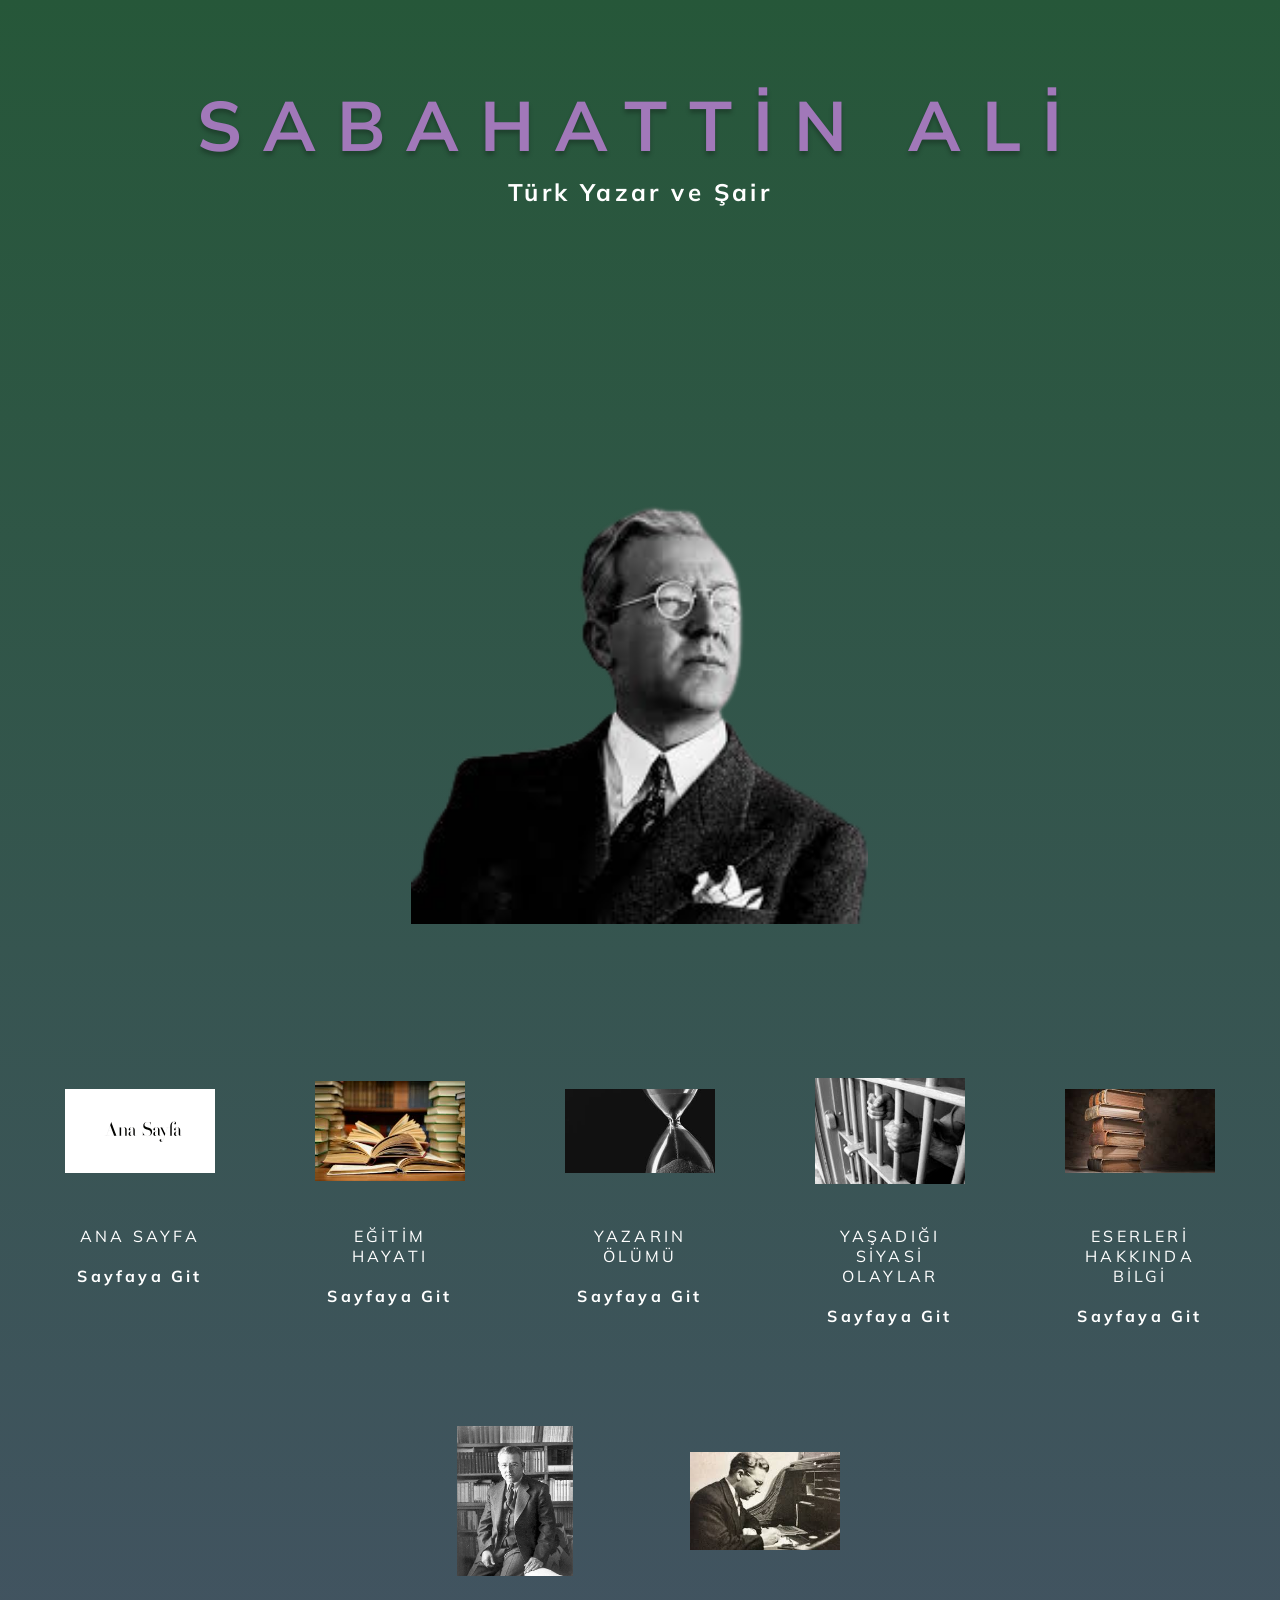
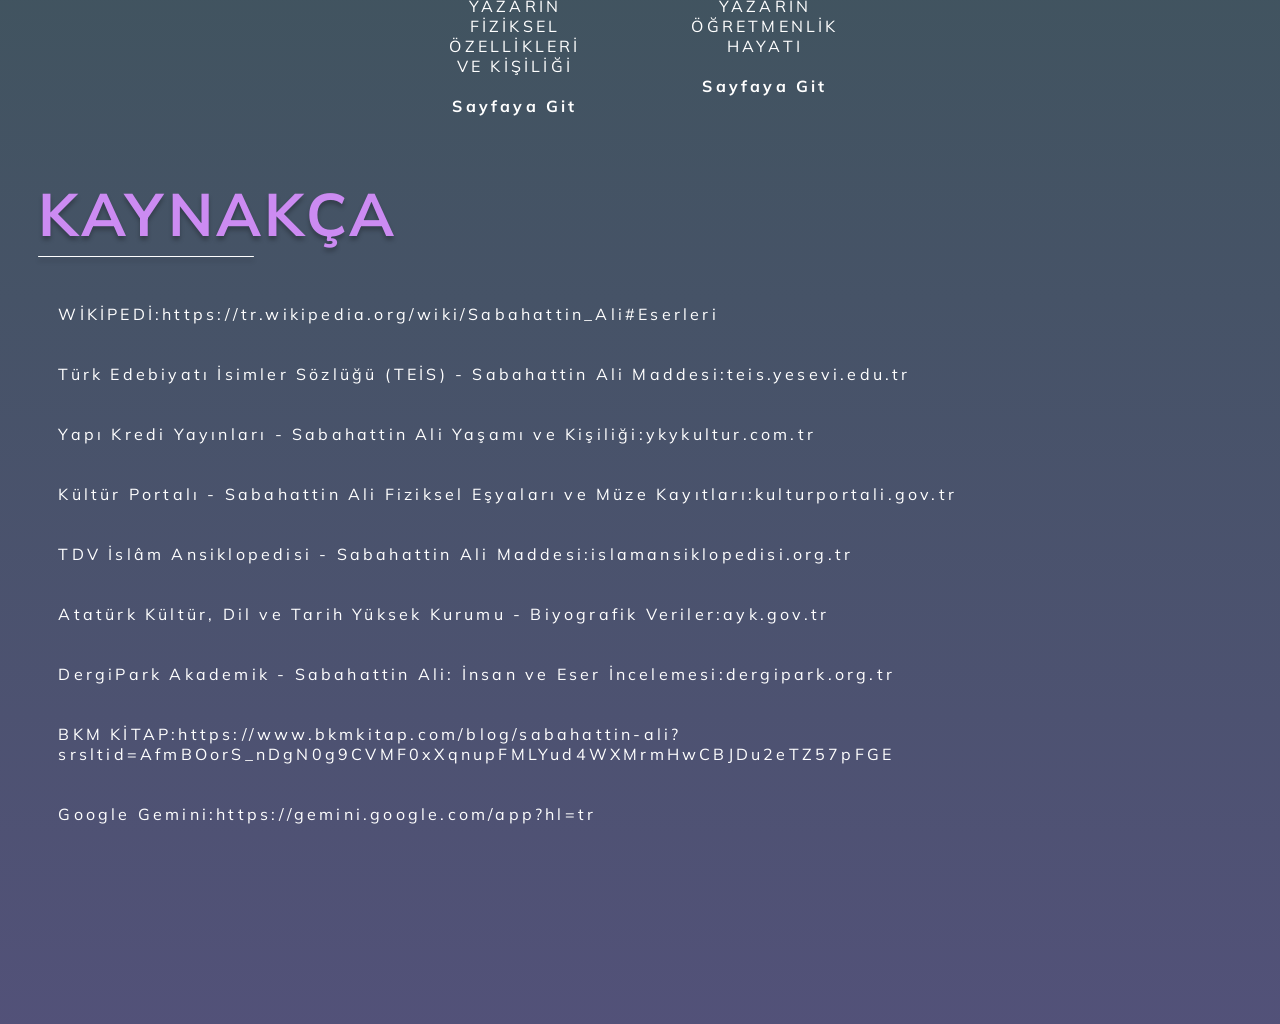
<file: L14/templates/kaynakca.html>
<!DOCTYPE html>
<html lang="en">
  <head>
    <meta charset="UTF-8" />
    <meta
      name="viewport"
      content="width=device-width, user-scalable=no, initial-scale=1.0, maximum-scale=1.0, minimum-scale=1.0"
    />
    <meta http-equiv="X-UA-Compatible" content="ie=edge" />
    <link rel="stylesheet" href="..\static\css\egitim.css" />
    <title>SABAHATTİN ALİ BİYOGRAFİ(EĞİTİM)</title>
  </head>
  <body>
    <main class="main">
      <!-- Önizleme bölümü -->
      <section class="main__home home" id="home">
        <h1 class="home__title">SABAHATTİN ALİ</h1>
        <p class="home__subtitle">Türk Yazar ve Şair</p>
      </section>
      <!-- Hakkımda bölümü -->
      <!-- Beceriler bölümü -->
      <section class="main__skills skills" id="skills">
        <form action="/" method="POST">
          <ul class="skills__list skills-list">
            <li class="skills-list__skill skill">
              <img
                class="skill__img"
                src="../static/img/anasayfa.png"
                alt="python"
                width="150"
                height="150"
              />
              <span class="skill__info">ANA SAYFA</span>
              <a href="/anasayfa" class="skill__button" formaction="/anasayfa">Sayfaya Git</a>
            </li>
            <li class="skills-list__skill skill">
              <img
                class="skill__img"
                src="../static/img/kitap.png"
                alt="python"
                width="150"
                height="150"
              />
              <span class="skill__info">EĞİTİM HAYATI</span>
              <a href="/egitim" class="skill__button" formaction="/egitim">Sayfaya Git</a>
            </li>
            <li class="skills-list__skill skill">
              <img
                class="skill__img"
                src="../static/img/saat.png"
                alt="discord"
                width="150"
                height="150"
              />
              <span class="skill__info">YAZARIN ÖLÜMÜ</span>
              <a href="/dogum" class="skill__button" formaction="/dogum">Sayfaya Git</a>
            </li>
            <li class="skills-list__skill skill">
              <img
                class="skill__img"
                src="../static/img/siyasi.png"
                alt="html"
                width="150"
                height="150"
              />
              <span class="skill__info">YAŞADIĞI SİYASİ OLAYLAR</span>
              <a href="/siyasi"   class="skill__button" formaction="/siyasi">Sayfaya Git</a>
            </li>
            <li class="skills-list__skill skill">
              <img
                class="skill__img"
                src="../static/img/eserler.png"
                alt="SQL"
                width="150"
                height="150"
              />
              <span class="skill__info">ESERLERİ HAKKINDA BİLGİ</span>
              <a href="/eserler" class="skill__button" formaction="/eserler">Sayfaya Git</a>
            </li>
            <li class="skills-list__skill skill">
              <img class="skill__img" src="..\static\img\SabahattinAli.png" alt="Siyasi" width="150" height="150" />
              <span class="skill__info">YAZARIN FİZİKSEL ÖZELLİKLERİ VE KİŞİLİĞİ</span>
              <a href="/fiziksel" class="skill__button">Sayfaya Git</a>
            </li>
            <li class="skills-list__skill skill">
              <img class="skill__img" src="..\static\img\sabahattinali2.png" alt="Ögretmenlik" width="150" height="150" />
              <span class="skill__info">YAZARIN ÖĞRETMENLİK HAYATI</span>
              <a href="/ogretmenlik" class="skill__button">Sayfaya Git</a>
            </li>
          </ul>
        </form>
      </section>
      <section class="main__about about" id="about">
        <h2 class="about__title">KAYNAKÇA</h2>
        <div class="about__info info-block">
        <tr>
    <!-- SOL TARAF -->
    <td style="width:30%; vertical-align: top; padding:10px;">
      <ul style="padding-left: 20px;" >
        <li>WİKİPEDİ:https://tr.wikipedia.org/wiki/Sabahattin_Ali#Eserleri</li>
        <br><br>
        <li>Türk Edebiyatı İsimler Sözlüğü (TEİS) - Sabahattin Ali Maddesi:teis.yesevi.edu.tr</li>
        <br><br>
        <li>Yapı Kredi Yayınları - Sabahattin Ali Yaşamı ve Kişiliği:ykykultur.com.tr</li>
        <br><br>
        <li>Kültür Portalı - Sabahattin Ali Fiziksel Eşyaları ve Müze Kayıtları:kulturportali.gov.tr</li>
        <br><br>
        <li>TDV İslâm Ansiklopedisi - Sabahattin Ali Maddesi:islamansiklopedisi.org.tr</li>
        <br><br>
        <li>Atatürk Kültür, Dil ve Tarih Yüksek Kurumu - Biyografik Veriler:ayk.gov.tr</li>
        <br><br>
        <li>DergiPark Akademik - Sabahattin Ali: İnsan ve Eser İncelemesi:dergipark.org.tr</li>
        <br><br>
        <li>BKM KİTAP:https://www.bkmkitap.com/blog/sabahattin-ali?srsltid=AfmBOorS_nDgN0g9CVMF0xXqnupFMLYud4WXMrmHwCBJDu2eTZ57pFGE</li>
        <br><br>
        <li>Google Gemini:https://gemini.google.com/app?hl=tr</li>
      </ul>
  </tr>          
        </div>
      </section>
</file>
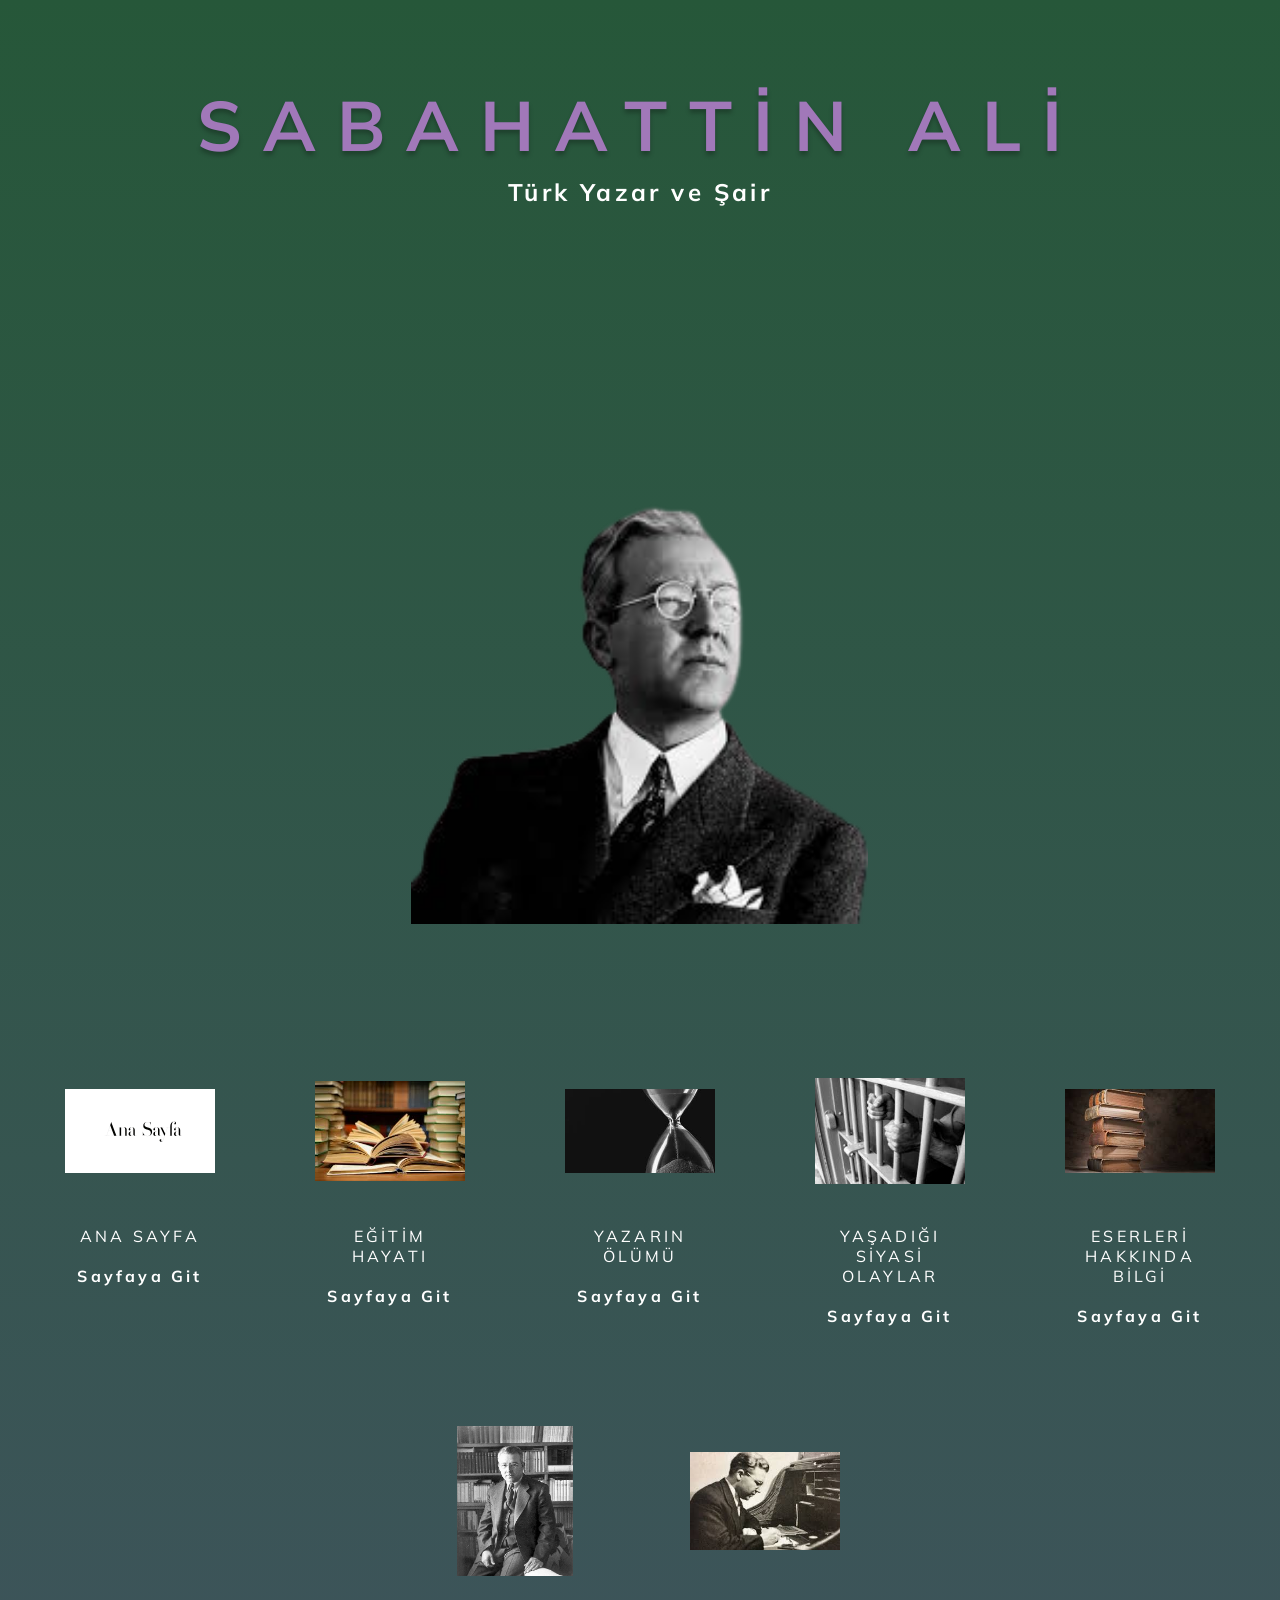
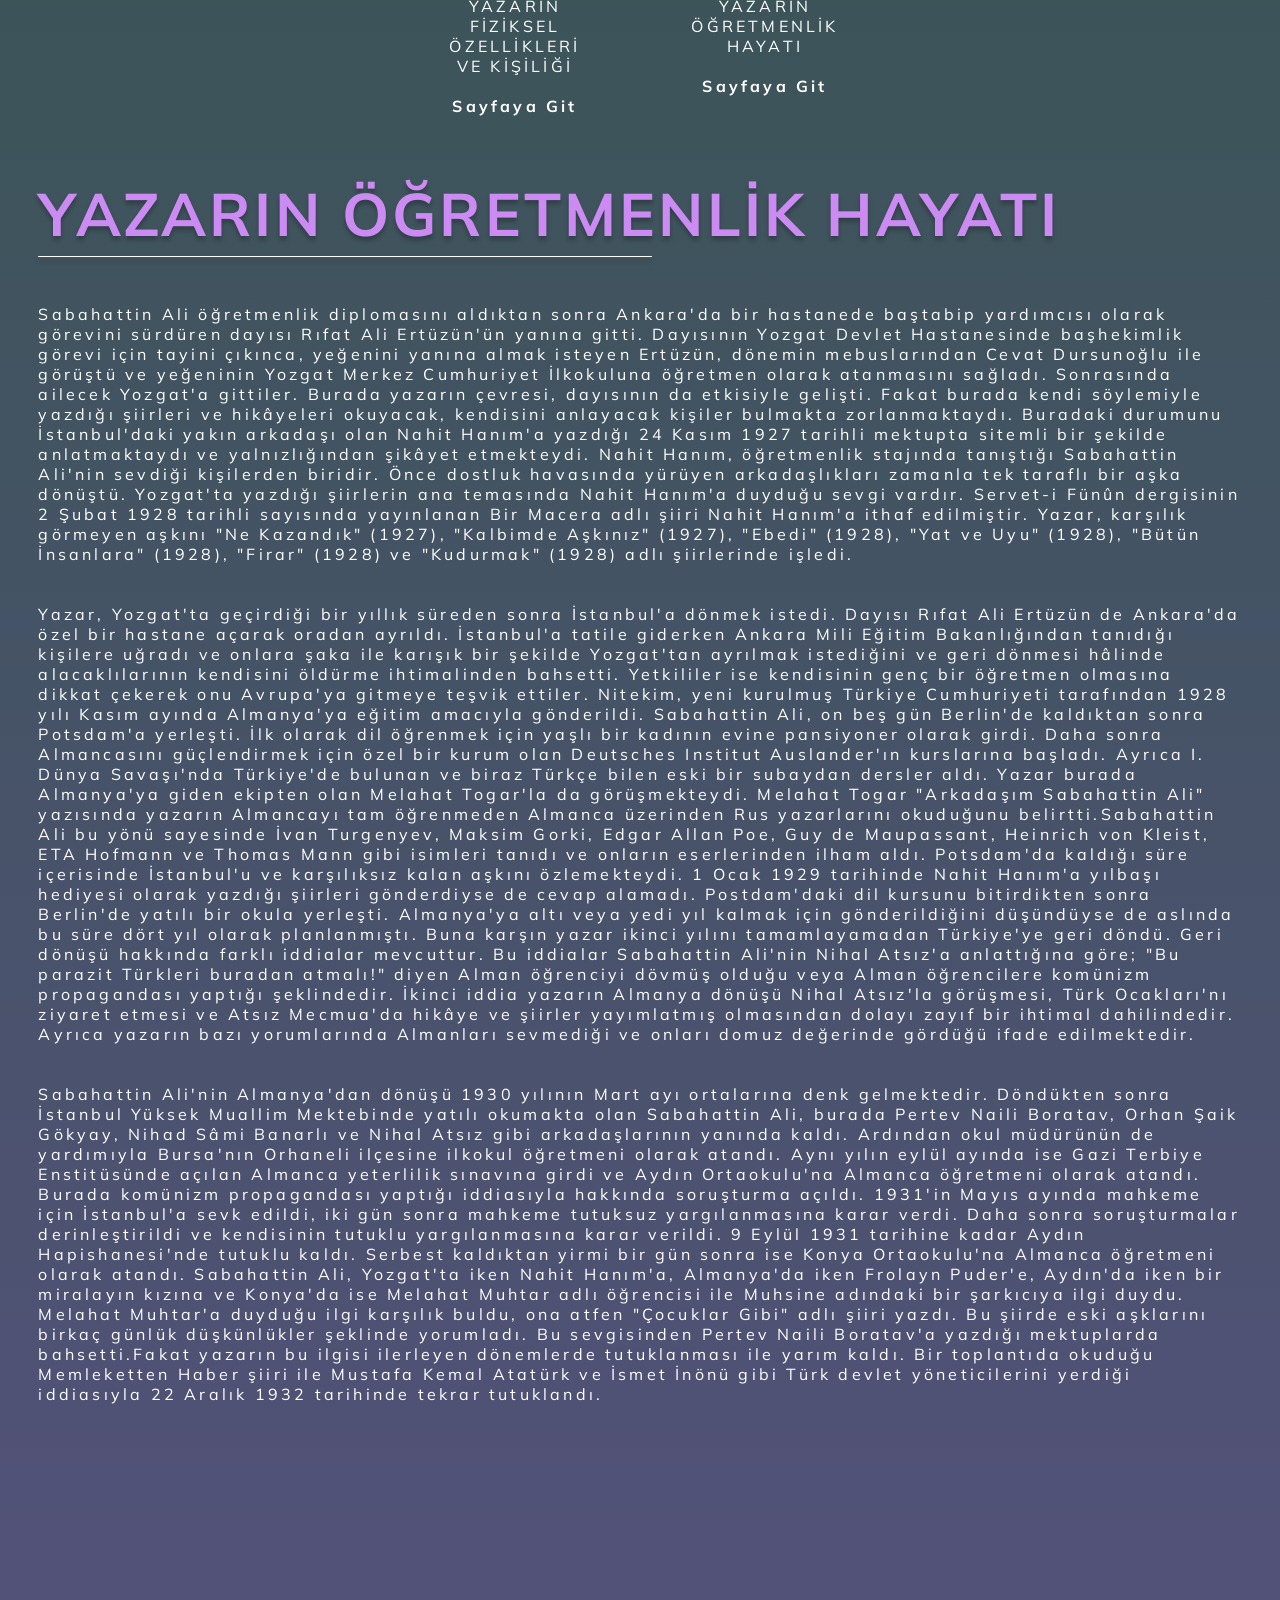
<file: L14/templates/ogretmenlik.html>
<!DOCTYPE html>
<html lang="en">
  <head>
    <meta charset="UTF-8" />
    <meta
      name="viewport"
      content="width=device-width, user-scalable=no, initial-scale=1.0, maximum-scale=1.0, minimum-scale=1.0"
    />
    <meta http-equiv="X-UA-Compatible" content="ie=edge" />
    <link rel="stylesheet" href="../static/css/ögretmenlik.css" />
    <title>SABAHATTİN ALİ BİYOGRAFİ(FİZİKSEL)</title>
  </head>
  <body>
    <main class="main">
      <!-- Önizleme bölümü -->
      <section class="main__home home" id="home">
        <h1 class="home__title">SABAHATTİN ALİ</h1>
        <p class="home__subtitle">Türk Yazar ve Şair</p>
      </section>
      <!-- Hakkımda bölümü -->
      <!-- Beceriler bölümü -->
      <section class="main__skills skills" id="skills">
        <form action="/" method="POST">
          <ul class="skills__list skills-list">
            <li class="skills-list__skill skill">
              <img
                class="skill__img"
                src="../static/img/anasayfa.png"
                alt="python"
                width="150"
                height="150"
              />
              <span class="skill__info">ANA SAYFA</span>
              <a href="/anasayfa" class="skill__button" formaction="/anasayfa">Sayfaya Git</a>
            </li>
            <li class="skills-list__skill skill">
              <img
                class="skill__img"
                src="../static/img/kitap.png"
                alt="discord"
                width="150"
                height="150"
              />
              <span class="skill__info">EĞİTİM HAYATI</span>
              <a href="/egitim" class="skill__button" formaction="/egitim">Sayfaya Git</a>
            </li>
            <li class="skills-list__skill skill">
              <img
                class="skill__img"
                src="../static/img/saat.png"
                alt="discord"
                width="150"
                height="150"
              />
              <span class="skill__info">YAZARIN ÖLÜMÜ</span>
              <a href="/dogum" class="skill__button" formaction="/dogum">Sayfaya Git</a>
            </li>
            <li class="skills-list__skill skill">
              <img
                class="skill__img"
                src="../static/img/siyasi.png"
                alt="html"
                width="150"
                height="150"
              />
              <span class="skill__info">YAŞADIĞI SİYASİ OLAYLAR</span>
              <a href="/siyasi"   class="skill__button" formaction="/siyasi">Sayfaya Git</a>
            </li>
            <li class="skills-list__skill skill">
              <img
                class="skill__img"
                src="../static/img/eserler.png"
                alt="SQL"
                width="150"
                height="150"
              />
              <span class="skill__info">ESERLERİ HAKKINDA BİLGİ</span>
              <a href="/eserler" class="skill__button" formaction="/eserler">Sayfaya Git</a>
            </li>
            <li class="skills-list__skill skill">
              <img class="skill__img" src="..\static\img\SabahattinAli.png" alt="Siyasi" width="150" height="150" />
              <span class="skill__info">YAZARIN FİZİKSEL ÖZELLİKLERİ VE KİŞİLİĞİ</span>
              <a href="/fiziksel" class="skill__button">Sayfaya Git</a>
            </li>
            <li class="skills-list__skill skill">
              <img class="skill__img" src="..\static\img\sabahattinali2.png" alt="Ögretmenlik" width="150" height="150" />
              <span class="skill__info">YAZARIN ÖĞRETMENLİK HAYATI</span>
              <a href="/ogretmenlik" class="skill__button">Sayfaya Git</a>
            </li>
          </ul>
        </form>
      </section>
      <section class="main__about about" id="about">
        <h2 class="about__title">YAZARIN ÖĞRETMENLİK HAYATI</h2>
        <div class="about__info info-block">
        <ul>
          <li>
            Sabahattin Ali öğretmenlik diplomasını aldıktan sonra Ankara'da bir hastanede baştabip yardımcısı olarak görevini sürdüren dayısı Rıfat Ali Ertüzün'ün yanına gitti. Dayısının Yozgat Devlet Hastanesinde başhekimlik görevi için tayini çıkınca, yeğenini yanına almak isteyen Ertüzün, dönemin mebuslarından Cevat Dursunoğlu ile görüştü ve yeğeninin Yozgat Merkez Cumhuriyet İlkokuluna öğretmen olarak atanmasını sağladı. Sonrasında ailecek Yozgat'a gittiler. Burada yazarın çevresi, dayısının da etkisiyle gelişti. Fakat burada kendi söylemiyle yazdığı şiirleri ve hikâyeleri okuyacak, kendisini anlayacak kişiler bulmakta zorlanmaktaydı. Buradaki durumunu İstanbul'daki yakın arkadaşı olan Nahit Hanım'a yazdığı 24 Kasım 1927 tarihli mektupta sitemli bir şekilde anlatmaktaydı ve yalnızlığından şikâyet etmekteydi. Nahit Hanım, öğretmenlik stajında tanıştığı Sabahattin Ali'nin sevdiği kişilerden biridir. Önce dostluk havasında yürüyen arkadaşlıkları zamanla tek taraflı bir aşka dönüştü. Yozgat'ta yazdığı şiirlerin ana temasında Nahit Hanım'a duyduğu sevgi vardır. Servet-i Fünûn dergisinin 2 Şubat 1928 tarihli sayısında yayınlanan Bir Macera adlı şiiri Nahit Hanım'a ithaf edilmiştir. Yazar, karşılık görmeyen aşkını "Ne Kazandık" (1927), "Kalbimde Aşkınız" (1927), "Ebedi" (1928), "Yat ve Uyu" (1928), "Bütün İnsanlara" (1928), "Firar" (1928) ve "Kudurmak" (1928) adlı şiirlerinde işledi.
          <li>
            <br><br>
          <li>
            Yazar, Yozgat'ta geçirdiği bir yıllık süreden sonra İstanbul'a dönmek istedi. Dayısı Rıfat Ali Ertüzün de Ankara'da özel bir hastane açarak oradan ayrıldı. İstanbul'a tatile giderken Ankara Mili Eğitim Bakanlığından tanıdığı kişilere uğradı ve onlara şaka ile karışık bir şekilde Yozgat'tan ayrılmak istediğini ve geri dönmesi hâlinde alacaklılarının kendisini öldürme ihtimalinden bahsetti. Yetkililer ise kendisinin genç bir öğretmen olmasına dikkat çekerek onu Avrupa'ya gitmeye teşvik ettiler. Nitekim, yeni kurulmuş Türkiye Cumhuriyeti tarafından 1928 yılı Kasım ayında Almanya'ya eğitim amacıyla gönderildi.
            Sabahattin Ali, on beş gün Berlin'de kaldıktan sonra Potsdam'a yerleşti. İlk olarak dil öğrenmek için yaşlı bir kadının evine pansiyoner olarak girdi. Daha sonra Almancasını güçlendirmek için özel bir kurum olan Deutsches Institut Auslander'ın kurslarına başladı. Ayrıca I. Dünya Savaşı'nda Türkiye'de bulunan ve biraz Türkçe bilen eski bir subaydan dersler aldı. Yazar burada Almanya'ya giden ekipten olan Melahat Togar'la da görüşmekteydi. Melahat Togar "Arkadaşım Sabahattin Ali" yazısında yazarın Almancayı tam öğrenmeden Almanca üzerinden Rus yazarlarını okuduğunu belirtti.Sabahattin Ali bu yönü sayesinde İvan Turgenyev, Maksim Gorki, Edgar Allan Poe, Guy de Maupassant, Heinrich von Kleist, ETA Hofmann ve Thomas Mann gibi isimleri tanıdı ve onların eserlerinden ilham aldı.
            Potsdam'da kaldığı süre içerisinde İstanbul'u ve karşılıksız kalan aşkını özlemekteydi. 1 Ocak 1929 tarihinde Nahit Hanım'a yılbaşı hediyesi olarak yazdığı şiirleri gönderdiyse de cevap alamadı. Postdam'daki dil kursunu bitirdikten sonra Berlin'de yatılı bir okula yerleşti. Almanya'ya altı veya yedi yıl kalmak için gönderildiğini düşündüyse de aslında bu süre dört yıl olarak planlanmıştı. Buna karşın yazar ikinci yılını tamamlayamadan Türkiye'ye geri döndü. Geri dönüşü hakkında farklı iddialar mevcuttur. Bu iddialar Sabahattin Ali'nin Nihal Atsız'a anlattığına göre; "Bu parazit Türkleri buradan atmalı!" diyen Alman öğrenciyi dövmüş olduğu veya Alman öğrencilere komünizm propagandası yaptığı şeklindedir. İkinci iddia yazarın Almanya dönüşü Nihal Atsız'la görüşmesi, Türk Ocakları'nı ziyaret etmesi ve Atsız Mecmua'da hikâye ve şiirler yayımlatmış olmasından dolayı zayıf bir ihtimal dahilindedir. Ayrıca yazarın bazı yorumlarında Almanları sevmediği ve onları domuz değerinde gördüğü ifade edilmektedir.
          <li>
            <br><br>
          <li>
            Sabahattin Ali'nin Almanya'dan dönüşü 1930 yılının Mart ayı ortalarına denk gelmektedir. Döndükten sonra İstanbul Yüksek Muallim Mektebinde yatılı okumakta olan Sabahattin Ali, burada Pertev Naili Boratav, Orhan Şaik Gökyay, Nihad Sâmi Banarlı ve Nihal Atsız gibi arkadaşlarının yanında kaldı. Ardından okul müdürünün de yardımıyla Bursa'nın Orhaneli ilçesine ilkokul öğretmeni olarak atandı. Aynı yılın eylül ayında ise Gazi Terbiye Enstitüsünde açılan Almanca yeterlilik sınavına girdi ve Aydın Ortaokulu'na Almanca öğretmeni olarak atandı. Burada komünizm propagandası yaptığı iddiasıyla hakkında soruşturma açıldı. 1931'in Mayıs ayında mahkeme için İstanbul'a sevk edildi, iki gün sonra mahkeme tutuksuz yargılanmasına karar verdi. Daha sonra soruşturmalar derinleştirildi ve kendisinin tutuklu yargılanmasına karar verildi. 9 Eylül 1931 tarihine kadar Aydın Hapishanesi'nde tutuklu kaldı. Serbest kaldıktan yirmi bir gün sonra ise Konya Ortaokulu'na Almanca öğretmeni olarak atandı.
            Sabahattin Ali, Yozgat'ta iken Nahit Hanım'a, Almanya'da iken Frolayn Puder'e, Aydın'da iken bir miralayın kızına ve Konya'da ise Melahat Muhtar adlı öğrencisi ile Muhsine adındaki bir şarkıcıya ilgi duydu. Melahat Muhtar'a duyduğu ilgi karşılık buldu, ona atfen "Çocuklar Gibi" adlı şiiri yazdı. Bu şiirde eski aşklarını birkaç günlük düşkünlükler şeklinde yorumladı. Bu sevgisinden Pertev Naili Boratav'a yazdığı mektuplarda bahsetti.Fakat yazarın bu ilgisi ilerleyen dönemlerde tutuklanması ile yarım kaldı. Bir toplantıda okuduğu Memleketten Haber şiiri ile Mustafa Kemal Atatürk ve İsmet İnönü gibi Türk devlet yöneticilerini yerdiği iddiasıyla 22 Aralık 1932 tarihinde tekrar tutuklandı.
          <li>
        <ul>
        </div>
      </section>
</file>
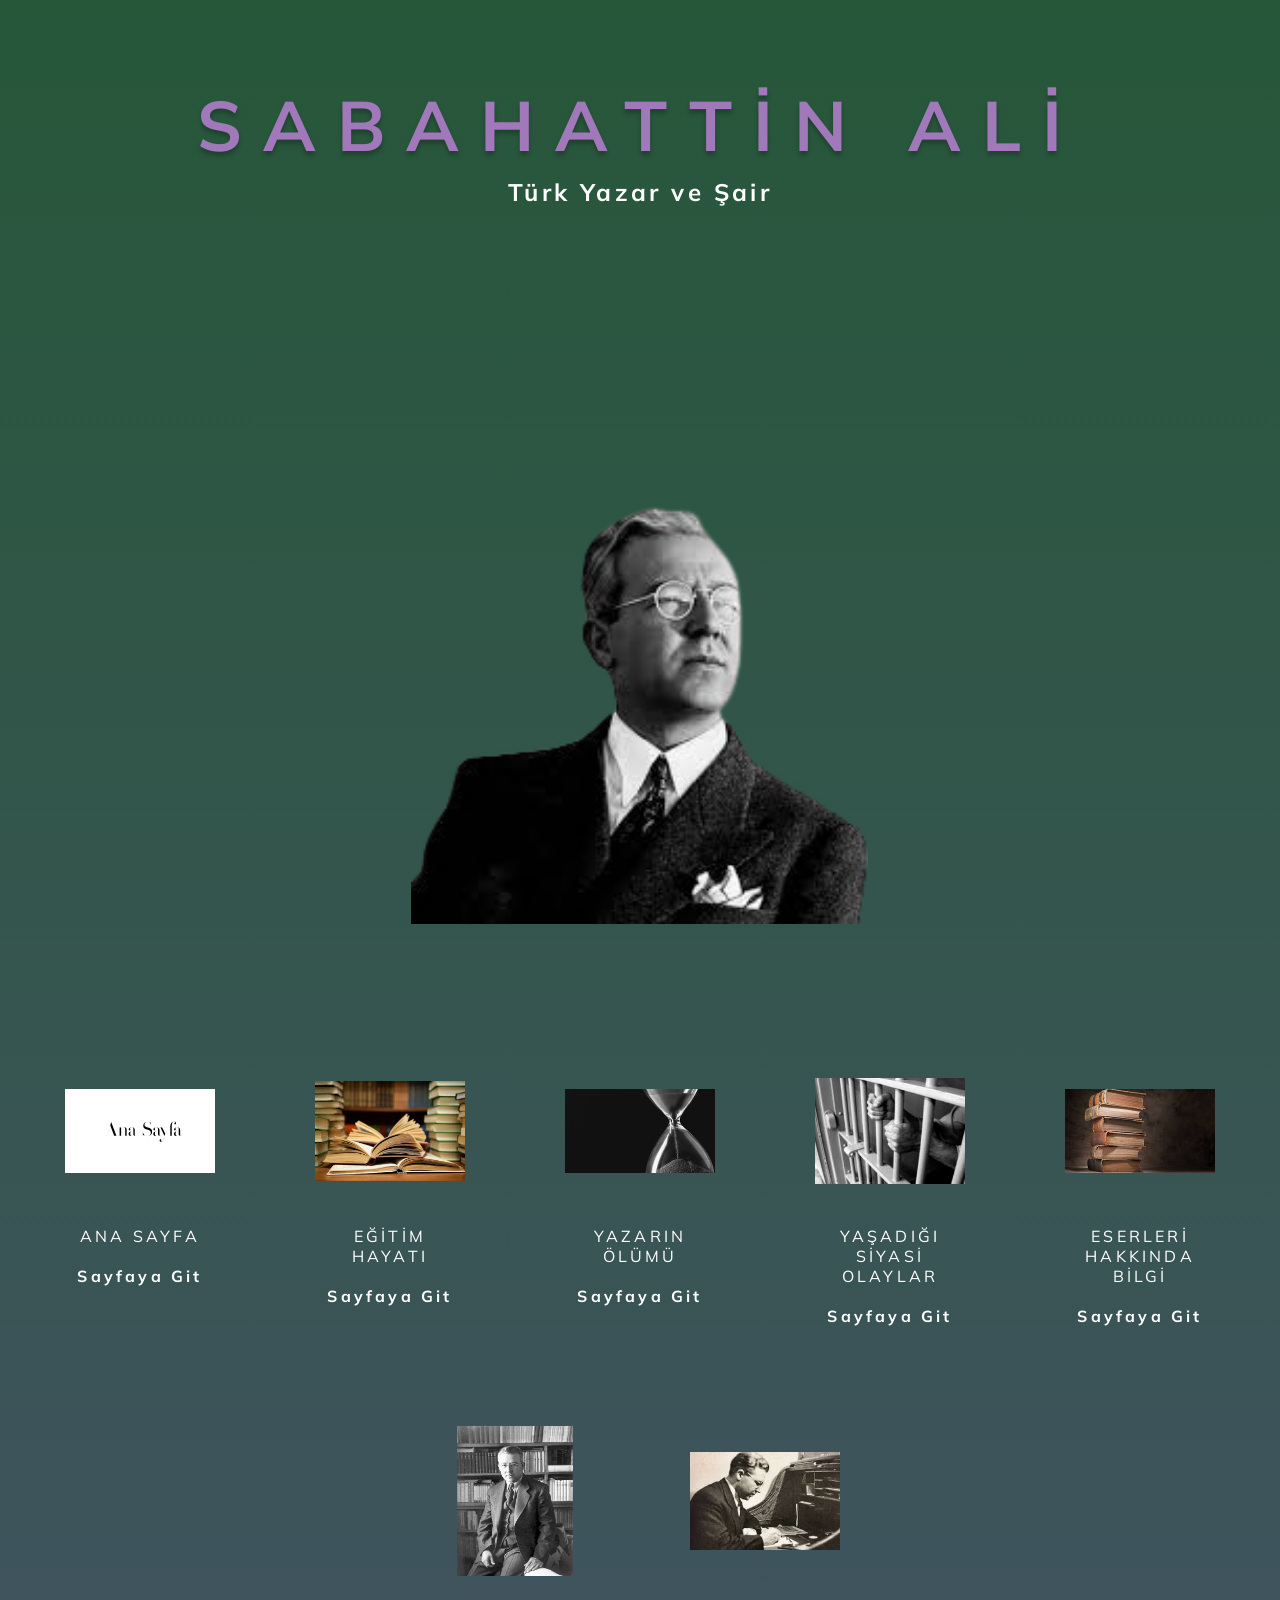
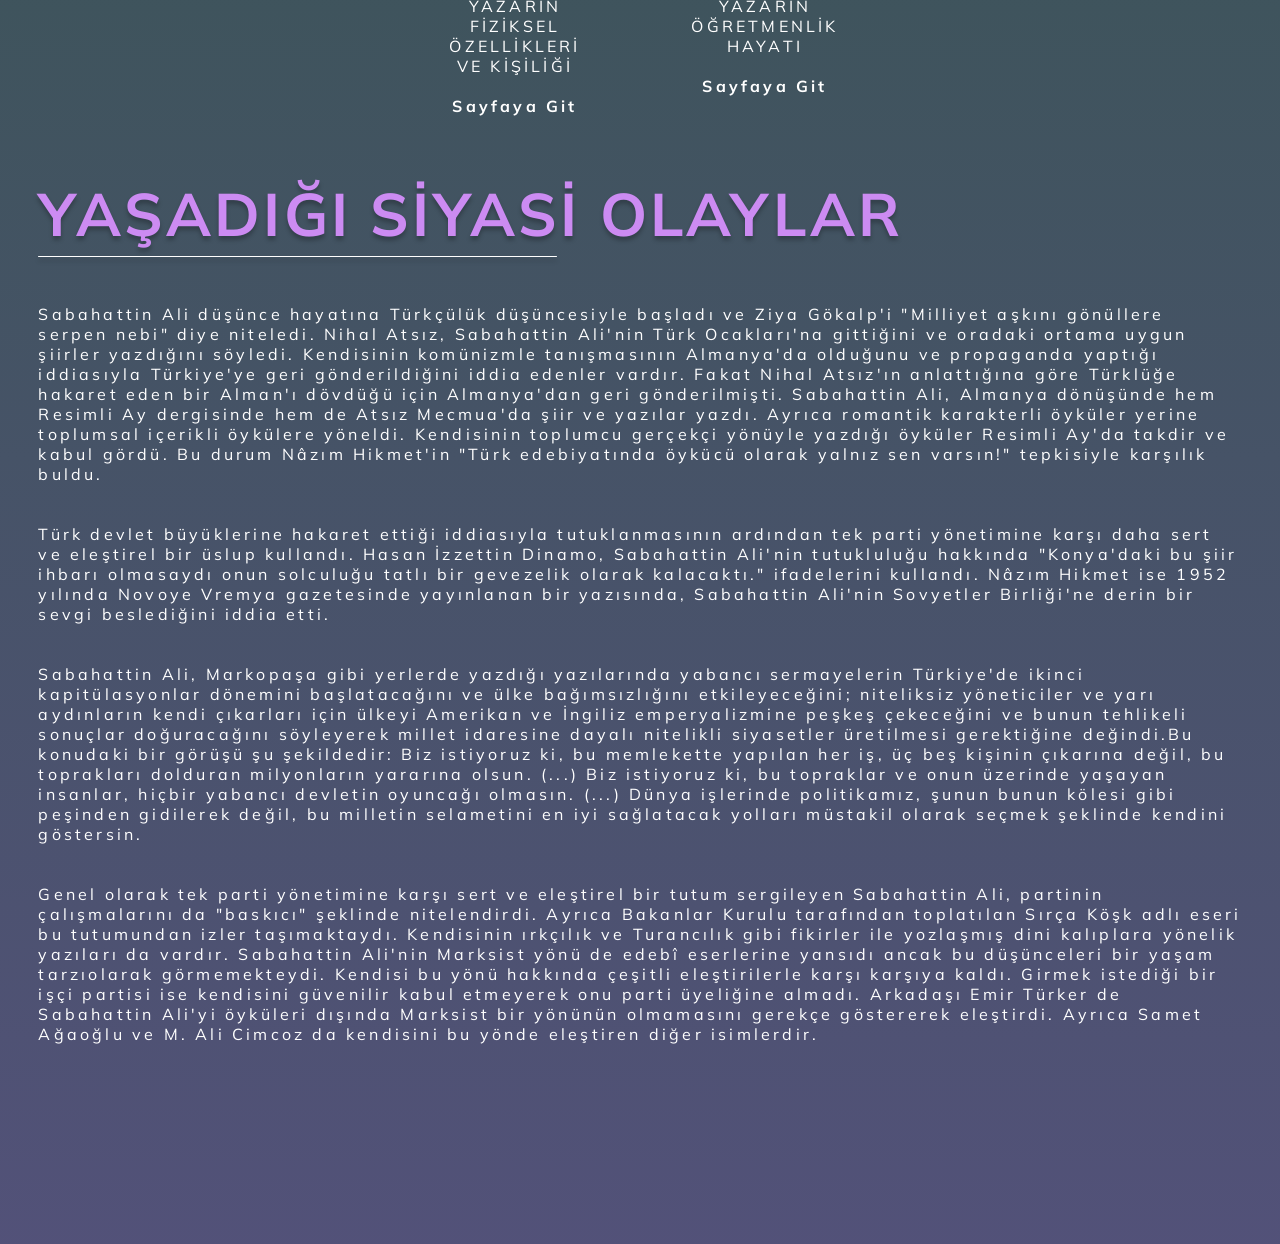
<file: L14/templates/siyasi.html>
<!DOCTYPE html>
<html lang="en">
  <head>
    <meta charset="UTF-8" />
    <meta
      name="viewport"
      content="width=device-width, user-scalable=no, initial-scale=1.0, maximum-scale=1.0, minimum-scale=1.0"
    />
    <meta http-equiv="X-UA-Compatible" content="ie=edge" />
    <link rel="stylesheet" href="../static/css/siyasi.css" />
    <title>SABAHATTİN ALİ BİYOGRAFİ(SİYASİ)</title>
  </head>
  <body>
    <main class="main">
      <!-- Önizleme bölümü -->
      <section class="main__home home" id="home">
        <h1 class="home__title">SABAHATTİN ALİ</h1>
        <p class="home__subtitle">Türk Yazar ve Şair</p>
      </section>
      <!-- Hakkımda bölümü -->
      <!-- Beceriler bölümü -->
      <section class="main__skills skills" id="skills">
        <form action="/" method="POST">
          <ul class="skills__list skills-list">
            <li class="skills-list__skill skill">
              <img
                class="skill__img"
                src="../static/img/anasayfa.png"
                alt="python"
                width="150"
                height="150"
              />
              <span class="skill__info">ANA SAYFA</span>
              <a href="/anasayfa" class="skill__button" formaction="/anasayfa">Sayfaya Git</a>
            </li>
            <li class="skills-list__skill skill">
              <img
                class="skill__img"
                src="../static/img/kitap.png"
                alt="python"
                width="150"
                height="150"
              />
              <span class="skill__info">EĞİTİM HAYATI</span>
              <a href="/egitim" class="skill__button" formaction="/egitim">Sayfaya Git</a>
            </li>
            <li class="skills-list__skill skill">
              <img
                class="skill__img"
                src="../static/img/saat.png"
                alt="discord"
                width="150"
                height="150"
              />
              <span class="skill__info">YAZARIN ÖLÜMÜ</span>
              <a href="/dogum" class="skill__button" formaction="/dogum">Sayfaya Git</a>
            </li>
            <li class="skills-list__skill skill">
              <img
                class="skill__img"
                src="../static/img/siyasi.png"
                alt="html"
                width="150"
                height="150"
              />
              <span class="skill__info">YAŞADIĞI SİYASİ OLAYLAR</span>
              <a href="/siyasi"   class="skill__button" formaction="/siyasi">Sayfaya Git</a>
            </li>
            <li class="skills-list__skill skill">
              <img
                class="skill__img"
                src="../static/img/eserler.png"
                alt="SQL"
                width="150"
                height="150"
              />
              <span class="skill__info">ESERLERİ HAKKINDA BİLGİ</span>
              <a href="/eserler" class="skill__button" formaction="/eserler">Sayfaya Git</a>
            </li>
            <li class="skills-list__skill skill">
              <img class="skill__img" src="..\static\img\SabahattinAli.png" alt="Siyasi" width="150" height="150" />
              <span class="skill__info">YAZARIN FİZİKSEL ÖZELLİKLERİ VE KİŞİLİĞİ</span>
              <a href="/fiziksel" class="skill__button">Sayfaya Git</a>
            </li>
            <li class="skills-list__skill skill">
              <img class="skill__img" src="..\static\img\sabahattinali2.png" alt="Ögretmenlik" width="150" height="150" />
              <span class="skill__info">YAZARIN ÖĞRETMENLİK HAYATI</span>
              <a href="/ogretmenlik" class="skill__button">Sayfaya Git</a>
            </li>
          </ul>
        </form>
      </section>
      <section class="main__about about" id="about">
        <h2 class="about__title">YAŞADIĞI SİYASİ OLAYLAR</h2>
        <div class="about__info info-block">
          <ul>
            <li>
              Sabahattin Ali düşünce hayatına Türkçülük düşüncesiyle başladı ve Ziya Gökalp'i "Milliyet aşkını gönüllere serpen nebi" diye niteledi. Nihal Atsız, Sabahattin Ali'nin Türk Ocakları'na gittiğini ve oradaki ortama uygun şiirler yazdığını söyledi. Kendisinin komünizmle tanışmasının Almanya'da olduğunu ve propaganda yaptığı iddiasıyla Türkiye'ye geri gönderildiğini iddia edenler vardır. Fakat Nihal Atsız'ın anlattığına göre Türklüğe hakaret eden bir Alman'ı dövdüğü için Almanya'dan geri gönderilmişti. Sabahattin Ali, Almanya dönüşünde hem Resimli Ay dergisinde hem de Atsız Mecmua'da şiir ve yazılar yazdı. Ayrıca romantik karakterli öyküler yerine toplumsal içerikli öykülere yöneldi. Kendisinin toplumcu gerçekçi yönüyle yazdığı öyküler Resimli Ay'da takdir ve kabul gördü. Bu durum Nâzım Hikmet'in "Türk edebiyatında öykücü olarak yalnız sen varsın!" tepkisiyle karşılık buldu.
            <li>
            <br><br>
            <li>
              Türk devlet büyüklerine hakaret ettiği iddiasıyla tutuklanmasının ardından tek parti yönetimine karşı daha sert ve eleştirel bir üslup kullandı. Hasan İzzettin Dinamo, Sabahattin Ali'nin tutukluluğu hakkında "Konya'daki bu şiir ihbarı olmasaydı onun solculuğu tatlı bir gevezelik olarak kalacaktı." ifadelerini kullandı. Nâzım Hikmet ise 1952 yılında Novoye Vremya gazetesinde yayınlanan bir yazısında, Sabahattin Ali'nin Sovyetler Birliği'ne derin bir sevgi beslediğini iddia etti.
            </li>
            <br><br>
            <li>
              Sabahattin Ali, Markopaşa gibi yerlerde yazdığı yazılarında yabancı sermayelerin Türkiye'de ikinci kapitülasyonlar dönemini başlatacağını ve ülke bağımsızlığını etkileyeceğini; niteliksiz yöneticiler ve yarı aydınların kendi çıkarları için ülkeyi Amerikan ve İngiliz emperyalizmine peşkeş çekeceğini ve bunun tehlikeli sonuçlar doğuracağını söyleyerek millet idaresine dayalı nitelikli siyasetler üretilmesi gerektiğine değindi.Bu konudaki bir görüşü şu şekildedir:
              Biz istiyoruz ki, bu memlekette yapılan her iş, üç beş kişinin çıkarına değil, bu toprakları dolduran milyonların yararına olsun. (...) Biz istiyoruz ki, bu topraklar ve onun üzerinde yaşayan insanlar, hiçbir yabancı devletin oyuncağı olmasın. (...) Dünya işlerinde politikamız, şunun bunun kölesi gibi peşinden gidilerek değil, bu milletin selametini en iyi sağlatacak yolları müstakil olarak seçmek şeklinde kendini göstersin.
            </li>
            <br><br>
            <li>
              Genel olarak tek parti yönetimine karşı sert ve eleştirel bir tutum sergileyen Sabahattin Ali, partinin çalışmalarını da "baskıcı" şeklinde nitelendirdi. Ayrıca Bakanlar Kurulu tarafından toplatılan Sırça Köşk adlı eseri bu tutumundan izler taşımaktaydı. Kendisinin ırkçılık ve Turancılık gibi fikirler ile yozlaşmış dini kalıplara yönelik yazıları da vardır. Sabahattin Ali'nin Marksist yönü de edebî eserlerine yansıdı ancak bu düşünceleri bir yaşam tarzıolarak görmemekteydi. Kendisi bu yönü hakkında çeşitli eleştirilerle karşı karşıya kaldı. Girmek istediği bir işçi partisi ise kendisini güvenilir kabul etmeyerek onu parti üyeliğine almadı. Arkadaşı Emir Türker de Sabahattin Ali'yi öyküleri dışında Marksist bir yönünün olmamasını gerekçe göstererek eleştirdi. Ayrıca Samet Ağaoğlu ve M. Ali Cimcoz da kendisini bu yönde eleştiren diğer isimlerdir.
            </li>
          <ul>
        </div>
      </section>
</file>
<file: L14/static/css/style.css>
@import url("https://fonts.googleapis.com/css2?family=Mulish:wght@400;700&display=swap");
body::-webkit-scrollbar {
  width: 0;
}

html {
  scroll-behavior: smooth;
}

body {
  margin: 0;
  padding: 0 3%;
  font-family: "Mulish", sans-serif;
  font-weight: 400;
  font-size: 16px;
  line-height: 20px;
  letter-spacing: 0.2em;
  background: linear-gradient(180deg, #265739 0%, rgba(39, 38, 87, 0.8) 100%);
  color: #ffffff;
}

h1,
h2,
p {
  margin: 0;
}

h1,
h2 {
  font-weight: 700;
  font-size: 42px;
}

img {
  object-fit: contain;
}

img1{
  object-fit: contain;
}



a {
  text-decoration: none;
  color: inherit;
  transition: 0.2s;
}

ul {
  list-style: none;
  margin: 0;
  padding: 0;
}

.header {
  display: flex;
  justify-content: center;
  padding: 30px 0;
  width: 100%;
}

.main-list {
  display: flex;
  gap: 150px;
}

.list-item__link {
  position: relative;
  font-size: 26px;
  font-weight: 700;
  display: flex;
  flex-direction: column;
  align-items: center;
}

.list-item__link::after {
  position: absolute;
  transition: 0.2s;
  content: "";
  border-radius: 10px;
  width: 55%;
  height: 3px;
  bottom: -12px;
  background: #a178b9;
  box-shadow: 0px 4px 4px rgba(0, 0, 0, 0.25);
}

.list-item__link:hover::after {
  width: 100%;
}

.home {
  display: flex;
  flex-direction: column;
  justify-content: center;
  align-items: center;
  background-image: url(../img/sabahattin_ali.png);
  background-repeat: no-repeat;
  background-size: 35%;
  padding: 10vh 10vw 80vh 10vw;
  background-position: center bottom;
  gap: 20px;
}

.home__title {
  letter-spacing: 0.3em;
  font-size: 70px;
  text-align: center;
  color: #a178b9;
  line-height: 1;
  text-shadow: 0px 4px 4px rgba(0, 0, 0, 0.25);
}

.home__subtitle {
  font-weight: 700;
  font-size: 24px;
  text-align: center;
  line-height: 1;
}

.about {
  margin-bottom: 200px;
}

.about__title {
  font-size: 60px;
  position: relative;
  text-align: left;
  color: #cc8bf2;
  line-height: 1;
  text-shadow: 0px 4px 4px rgba(0, 0, 0, 0.25);
  display: flex;
  flex-direction: column;
  width: fit-content;
  margin-bottom: 60px;
}

.about__title::after {
  position: absolute;
  content: "";
  border-radius: 10px;
  width: 60%;
  height: 1px;
  bottom: -13px;
  background: #fff;
  box-shadow: 0px 4px 4px rgba(0, 0, 0, 0.25);
}

.info-block {
  display: flex;
  justify-content: space-between;
}

.info-block__text {
  width: 40%;
}

.info-block__img {
  align-self: center;
  transform: translate(0, -20%);
}

.skills {
  margin-bottom: 200px;
  display: flex;
  flex-direction: column;
  gap: 80px;
}

.skills__title {
  font-size: 60px;
  position: relative;
  text-align: left;
  color: #cc8bf2;
  line-height: 1;
  text-shadow: 0px 4px 4px rgba(0, 0, 0, 0.25);
  display: flex;
  flex-direction: column;
  width: fit-content;
  margin-bottom: 20px;
}

.skills__title::after {
  position: absolute;
  content: "";
  border-radius: 10px;
  width: 60%;
  height: 1px;
  bottom: -13px;
  background: #fff;
  box-shadow: 0px 4px 4px rgba(0, 0, 0, 0.25);
}


.skills-list {
  display: flex;
  justify-content: center;
  gap: 100px;
  flex-wrap: wrap;
}

.skill {
  display: flex;
  flex-direction: column;
  align-items: center;
  gap: 20px;
  text-align: center;
}

.skill__info {
  width: 150px;
}

.skill__button {
  font: inherit;
  font-weight: 700;
  color: #fff;
  background: none;
  border: none;
  cursor: pointer;
  transition: 0.2s;
}

.skill__button:hover {
  color: #cc8bf2;
}

.project {
  display: flex;
  flex-direction: column;
  justify-content: center;
  align-items: center;
  gap: 30px;
}

.project__img{
  border-radius: 30px;
}

.project__link {
  position: relative;
  font-size: 20px;
  font-weight: 700;
  display: flex;
  flex-direction: column;
  align-items: center;
}

.project__link::after {
  position: absolute;
  transition: 0.2s;
  content: "";
  border-radius: 10px;
  width: 55%;
  height: 3px;
  bottom: -12px;
  background: #a178b9;
  box-shadow: 0px 4px 4px rgba(0, 0, 0, 0.25);
}

.project__link:hover::after {
  width: 100%;
}

.feedback {
  margin-bottom: 200px;
  display: flex;
  flex-direction: column;
  gap: 80px;
}

.feedback__title {
  font-size: 60px;
  position: relative;
  text-align: left;
  color: #cc8bf2;
  line-height: 1;
  text-shadow: 0px 4px 4px rgba(0, 0, 0, 0.25);
  display: flex;
  flex-direction: column;
  width: fit-content;
  margin-bottom: 20px;
}

.feedback__title::after {
  position: absolute;
  content: "";
  border-radius: 10px;
  width: 60%;
  height: 1px;
  bottom: -13px;
  background: #fff;
  box-shadow: 0px 4px 4px rgba(0, 0, 0, 0.25);
}

.form {
  display: flex;
  flex-direction: column;
  align-self: center;
  align-items: center;
  gap: 20px;
}

.form label {
  width: 100%;
}

.form__input {
  width: 100%;
  font: inherit;
  background: #392657;
  border: 2px solid #a178b9;
  color: #fff;
  padding: 15px;
  border-radius: 10px;
  filter: drop-shadow(5px 5px 4px rgba(0, 0, 0, 0.25));
}

.form__input::placeholder {
  color: #fff;
}

.form__input:active,
.form__input:focus,
.form__input:focus-visible {
  border: none;
}


.form__button {
  font: inherit;
  font-weight: 800;
  color: #fff;
  background: linear-gradient(111.97deg, #CC8BF2 35.63%, rgba(204, 139, 242, 0) 150.16%);
  filter: drop-shadow(5px 5px 4px rgba(0, 0, 0, 0.25));
  padding: 15px 30px;
  border-radius: 20px;
  border: none;
  cursor: pointer;
}
</file>
<file: L14/static/css/dogum.css>
@import url("https://fonts.googleapis.com/css2?family=Mulish:wght@400;700&display=swap");
body::-webkit-scrollbar {
  width: 0;
}

html {
  scroll-behavior: smooth;
}

body {
  margin: 0;
  padding: 0 3%;
  font-family: "Mulish", sans-serif;
  font-weight: 400;
  font-size: 16px;
  line-height: 20px;
  letter-spacing: 0.2em;
  background: linear-gradient(180deg, #265739 0%, rgba(39, 38, 87, 0.8) 100%);
  color: #ffffff;
}

h1,
h2,
p {
  margin: 0;
}

h1,
h2 {
  font-weight: 700;
  font-size: 42px;
}

img {
  object-fit: contain;
}

a {
  text-decoration: none;
  color: inherit;
  transition: 0.2s;
}

ul {
  list-style: none;
  margin: 0;
  padding: 0;
}

.header {
  display: flex;
  justify-content: center;
  padding: 30px 0;
  width: 100%;
}

.main-list {
  display: flex;
  gap: 150px;
}

.list-item__link {
  position: relative;
  font-size: 26px;
  font-weight: 700;
  display: flex;
  flex-direction: column;
  align-items: center;
}

.list-item__link::after {
  position: absolute;
  transition: 0.2s;
  content: "";
  border-radius: 10px;
  width: 55%;
  height: 3px;
  bottom: -12px;
  background: #a178b9;
  box-shadow: 0px 4px 4px rgba(0, 0, 0, 0.25);
}

.list-item__link:hover::after {
  width: 100%;
}

.home {
  display: flex;
  flex-direction: column;
  justify-content: center;
  align-items: center;
  background-image: url(../img/sabahattin_ali.png);
  background-repeat: no-repeat;
  background-size: 38%;
  padding: 10vh 10vw 80vh 10vw;
  background-position: center bottom;
  gap: 20px;
}

.home__title {
  letter-spacing: 0.3em;
  font-size: 70px;
  text-align: center;
  color: #a178b9;
  line-height: 1;
  text-shadow: 0px 4px 4px rgba(0, 0, 0, 0.25);
}

.home__subtitle {
  font-weight: 700;
  font-size: 24px;
  text-align: center;
  line-height: 1;
}

.about {
  margin-bottom: 200px;
}

.about__title {
  font-size: 60px;
  position: relative;
  text-align: left;
  color: #cc8bf2;
  line-height: 1;
  text-shadow: 0px 4px 4px rgba(0, 0, 0, 0.25);
  display: flex;
  flex-direction: column;
  width: fit-content;
  margin-bottom: 60px;
}

.about__title::after {
  position: absolute;
  content: "";
  border-radius: 10px;
  width: 60%;
  height: 1px;
  bottom: -13px;
  background: #fff;
  box-shadow: 0px 4px 4px rgba(0, 0, 0, 0.25);
}

.info-block {
  display: flex;
  justify-content: space-between;
}

.info-block__text {
  width: 40%;
}

.info-block__img {
  align-self: center;
  transform: translate(0, -20%);
}

.skills {
  margin-bottom: 200px;
  display: flex;
  flex-direction: column;
  gap: 80px;
}

.skills__title {
  font-size: 60px;
  position: relative;
  text-align: left;
  color: #cc8bf2;
  line-height: 1;
  text-shadow: 0px 4px 4px rgba(0, 0, 0, 0.25);
  display: flex;
  flex-direction: column;
  width: fit-content;
  margin-bottom: 20px;
}

.skills__title::after {
  position: absolute;
  content: "";
  border-radius: 10px;
  width: 60%;
  height: 1px;
  bottom: -13px;
  background: #fff;
  box-shadow: 0px 4px 4px rgba(0, 0, 0, 0.25);
}


.skills-list {
  display: flex;
  justify-content: center;
  gap: 100px;
  flex-wrap: wrap;
  transform: translate(0, 20%);
}

.skill {
  display: flex;
  flex-direction: column;
  align-items: center;
  gap: 20px;
  text-align: center;
}

.skill__info {
  width: 150px;
}

.skill__button {
  font: inherit;
  font-weight: 700;
  color: #fff;
  background: none;
  border: none;
  cursor: pointer;
  transition: 0.2s;
}

.skill__button:hover {
  color: #cc8bf2;
}

.project {
  display: flex;
  flex-direction: column;
  justify-content: center;
  align-items: center;
  gap: 30px;
}

.project__img{
  border-radius: 30px;
}

.project__link {
  position: relative;
  font-size: 20px;
  font-weight: 700;
  display: flex;
  flex-direction: column;
  align-items: center;
}

.project__link::after {
  position: absolute;
  transition: 0.2s;
  content: "";
  border-radius: 10px;
  width: 55%;
  height: 3px;
  bottom: -12px;
  background: #a178b9;
  box-shadow: 0px 4px 4px rgba(0, 0, 0, 0.25);
}

.project__link:hover::after {
  width: 100%;
}

.feedback {
  margin-bottom: 200px;
  display: flex;
  flex-direction: column;
  gap: 80px;
}

.feedback__title {
  font-size: 60px;
  position: relative;
  text-align: left;
  color: #cc8bf2;
  line-height: 1;
  text-shadow: 0px 4px 4px rgba(0, 0, 0, 0.25);
  display: flex;
  flex-direction: column;
  width: fit-content;
  margin-bottom: 20px;
}

.feedback__title::after {
  position: absolute;
  content: "";
  border-radius: 10px;
  width: 60%;
  height: 1px;
  bottom: -13px;
  background: #fff;
  box-shadow: 0px 4px 4px rgba(0, 0, 0, 0.25);
}

.form {
  display: flex;
  flex-direction: column;
  align-self: center;
  align-items: center;
  gap: 20px;
}

.form label {
  width: 100%;
}

.form__input {
  width: 100%;
  font: inherit;
  background: #392657;
  border: 2px solid #a178b9;
  color: #fff;
  padding: 15px;
  border-radius: 10px;
  filter: drop-shadow(5px 5px 4px rgba(0, 0, 0, 0.25));
}

.form__input::placeholder {
  color: #fff;
}

.form__input:active,
.form__input:focus,
.form__input:focus-visible {
  border: none;
}


.form__button {
  font: inherit;
  font-weight: 800;
  color: #fff;
  background: linear-gradient(111.97deg, #CC8BF2 35.63%, rgba(204, 139, 242, 0) 150.16%);
  filter: drop-shadow(5px 5px 4px rgba(0, 0, 0, 0.25));
  padding: 15px 30px;
  border-radius: 20px;
  border: none;
  cursor: pointer;
}
</file>
<file: L14/static/css/eserler.css>
@import url("https://fonts.googleapis.com/css2?family=Mulish:wght@400;700&display=swap");
body::-webkit-scrollbar {
  width: 0;
}

html {
  scroll-behavior: smooth;
}

body {
  margin: 0;
  padding: 0 3%;
  font-family: "Mulish", sans-serif;
  font-weight: 400;
  font-size: 16px;
  line-height: 20px;
  letter-spacing: 0.2em;
  background: linear-gradient(180deg, #265739 0%, rgba(39, 38, 87, 0.8) 100%);
  color: #ffffff;
}

h1,
h2,
p {
  margin: 0;
}

h1,
h2 {
  font-weight: 700;
  font-size: 42px;
}

img {
  object-fit: contain;
}

a {
  text-decoration: none;
  color: inherit;
  transition: 0.2s;
}

ul {
  list-style: none;
  margin: 0;
  padding: 0;
}

.header {
  display: flex;
  justify-content: center;
  padding: 30px 0;
  width: 100%;
}

.main-list {
  display: flex;
  gap: 150px;
}

.list-item__link {
  position: relative;
  font-size: 26px;
  font-weight: 700;
  display: flex;
  flex-direction: column;
  align-items: center;
}

.list-item__link::after {
  position: absolute;
  transition: 0.2s;
  content: "";
  border-radius: 10px;
  width: 55%;
  height: 3px;
  bottom: -12px;
  background: #a178b9;
  box-shadow: 0px 4px 4px rgba(0, 0, 0, 0.25);
}

.list-item__link:hover::after {
  width: 100%;
}

.home {
  display: flex;
  flex-direction: column;
  justify-content: center;
  align-items: center;
  background-image: url(../img/sabahattin_ali.png);
  background-repeat: no-repeat;
  background-size: 38%;
  padding: 10vh 10vw 80vh 10vw;
  background-position: center bottom;
  gap: 20px;
}

.home__title {
  letter-spacing: 0.3em;
  font-size: 70px;
  text-align: center;
  color: #a178b9;
  line-height: 1;
  text-shadow: 0px 4px 4px rgba(0, 0, 0, 0.25);
}

.home__subtitle {
  font-weight: 700;
  font-size: 24px;
  text-align: center;
  line-height: 1;
}

.about {
  margin-bottom: 200px;
}

.about__title {
  font-size: 60px;
  position: relative;
  text-align: left;
  color: #cc8bf2;
  line-height: 1;
  text-shadow: 0px 4px 4px rgba(0, 0, 0, 0.25);
  display: flex;
  flex-direction: column;
  width: fit-content;
  margin-bottom: 60px;
}

.about__title::after {
  position: absolute;
  content: "";
  border-radius: 10px;
  width: 60%;
  height: 1px;
  bottom: -13px;
  background: #fff;
  box-shadow: 0px 4px 4px rgba(0, 0, 0, 0.25);
}

.info-block {
  display: flex;
  justify-content: space-between;
}

.info-block__text {
  width: 40%;
}

.info-block__img {
  align-self: center;
  transform: translate(0, -20%);
}

.skills {
  margin-bottom: 200px;
  display: flex;
  flex-direction: column;
  gap: 80px;
}

.skills__title {
  font-size: 60px;
  position: relative;
  text-align: left;
  color: #cc8bf2;
  line-height: 1;
  text-shadow: 0px 4px 4px rgba(0, 0, 0, 0.25);
  display: flex;
  flex-direction: column;
  width: fit-content;
  margin-bottom: 20px;
}

.skills__title::after {
  position: absolute;
  content: "";
  border-radius: 10px;
  width: 60%;
  height: 1px;
  bottom: -13px;
  background: #fff;
  box-shadow: 0px 4px 4px rgba(0, 0, 0, 0.25);
}


.skills-list {
  display: flex;
  justify-content: center;
  gap: 100px;
  flex-wrap: wrap;
  transform: translate(0, 20%);
}

.skill {
  display: flex;
  flex-direction: column;
  align-items: center;
  gap: 20px;
  text-align: center;
}

.skill__info {
  width: 150px;
}

.skill__button {
  font: inherit;
  font-weight: 700;
  color: #fff;
  background: none;
  border: none;
  cursor: pointer;
  transition: 0.2s;
}

.skill__button:hover {
  color: #cc8bf2;
}

.project {
  display: flex;
  flex-direction: column;
  justify-content: center;
  align-items: center;
  gap: 30px;
}

.project__img{
  border-radius: 30px;
}

.project__link {
  position: relative;
  font-size: 20px;
  font-weight: 700;
  display: flex;
  flex-direction: column;
  align-items: center;
}

.project__link::after {
  position: absolute;
  transition: 0.2s;
  content: "";
  border-radius: 10px;
  width: 55%;
  height: 3px;
  bottom: -12px;
  background: #a178b9;
  box-shadow: 0px 4px 4px rgba(0, 0, 0, 0.25);
}

.project__link:hover::after {
  width: 100%;
}

.feedback {
  margin-bottom: 200px;
  display: flex;
  flex-direction: column;
  gap: 80px;
}

.feedback__title {
  font-size: 60px;
  position: relative;
  text-align: left;
  color: #cc8bf2;
  line-height: 1;
  text-shadow: 0px 4px 4px rgba(0, 0, 0, 0.25);
  display: flex;
  flex-direction: column;
  width: fit-content;
  margin-bottom: 20px;
}

.feedback__title::after {
  position: absolute;
  content: "";
  border-radius: 10px;
  width: 60%;
  height: 1px;
  bottom: -13px;
  background: #fff;
  box-shadow: 0px 4px 4px rgba(0, 0, 0, 0.25);
}

.form {
  display: flex;
  flex-direction: column;
  align-self: center;
  align-items: center;
  gap: 20px;
}

.form label {
  width: 100%;
}

.form__input {
  width: 100%;
  font: inherit;
  background: #392657;
  border: 2px solid #a178b9;
  color: #fff;
  padding: 15px;
  border-radius: 10px;
  filter: drop-shadow(5px 5px 4px rgba(0, 0, 0, 0.25));
}

.form__input::placeholder {
  color: #fff;
}

.form__input:active,
.form__input:focus,
.form__input:focus-visible {
  border: none;
}


.form__button {
  font: inherit;
  font-weight: 800;
  color: #fff;
  background: linear-gradient(111.97deg, #CC8BF2 35.63%, rgba(204, 139, 242, 0) 150.16%);
  filter: drop-shadow(5px 5px 4px rgba(0, 0, 0, 0.25));
  padding: 15px 30px;
  border-radius: 20px;
  border: none;
  cursor: pointer;
}
</file>
<file: L14/static/css/fiziksel.css>
@import url("https://fonts.googleapis.com/css2?family=Mulish:wght@400;700&display=swap");
body::-webkit-scrollbar {
  width: 0;
}

html {
  scroll-behavior: smooth;
}

body {
  margin: 0;
  padding: 0 3%;
  font-family: "Mulish", sans-serif;
  font-weight: 400;
  font-size: 16px;
  line-height: 20px;
  letter-spacing: 0.2em;
  background: linear-gradient(180deg, #265739 0%, rgba(39, 38, 87, 0.8) 100%);
  color: #ffffff;
}

h1,
h2,
p {
  margin: 0;
}

h1,
h2 {
  font-weight: 700;
  font-size: 42px;
}

img {
  object-fit: contain;
}

a {
  text-decoration: none;
  color: inherit;
  transition: 0.2s;
}

ul {
  list-style: none;
  margin: 0;
  padding: 0;
}

.header {
  display: flex;
  justify-content: center;
  padding: 30px 0;
  width: 100%;
}

.main-list {
  display: flex;
  gap: 150px;
}

.list-item__link {
  position: relative;
  font-size: 26px;
  font-weight: 700;
  display: flex;
  flex-direction: column;
  align-items: center;
}

.list-item__link::after {
  position: absolute;
  transition: 0.2s;
  content: "";
  border-radius: 10px;
  width: 55%;
  height: 3px;
  bottom: -12px;
  background: #a178b9;
  box-shadow: 0px 4px 4px rgba(0, 0, 0, 0.25);
}

.list-item__link:hover::after {
  width: 100%;
}

.home {
  display: flex;
  flex-direction: column;
  justify-content: center;
  align-items: center;
  background-image: url(../img/sabahattin_ali.png);
  background-repeat: no-repeat;
  background-size: 38%;
  padding: 10vh 10vw 80vh 10vw;
  background-position: center bottom;
  gap: 20px;
}

.home__title {
  letter-spacing: 0.3em;
  font-size: 70px;
  text-align: center;
  color: #a178b9;
  line-height: 1;
  text-shadow: 0px 4px 4px rgba(0, 0, 0, 0.25);
}

.home__subtitle {
  font-weight: 700;
  font-size: 24px;
  text-align: center;
  line-height: 1;
}

.about {
  margin-bottom: 200px;
}

.about__title {
  font-size: 60px;
  position: relative;
  text-align: left;
  color: #cc8bf2;
  line-height: 1;
  text-shadow: 0px 4px 4px rgba(0, 0, 0, 0.25);
  display: flex;
  flex-direction: column;
  width: fit-content;
  margin-bottom: 60px;
}

.about__title::after {
  position: absolute;
  content: "";
  border-radius: 10px;
  width: 60%;
  height: 1px;
  bottom: -13px;
  background: #fff;
  box-shadow: 0px 4px 4px rgba(0, 0, 0, 0.25);
}

.info-block {
  display: flex;
  justify-content: space-between;
}

.info-block__text {
  width: 40%;
}

.info-block__img {
  align-self: center;
  transform: translate(0, -20%);
}

.skills {
  margin-bottom: 200px;
  display: flex;
  flex-direction: column;
  gap: 80px;
}

.skills__title {
  font-size: 60px;
  position: relative;
  text-align: left;
  color: #cc8bf2;
  line-height: 1;
  text-shadow: 0px 4px 4px rgba(0, 0, 0, 0.25);
  display: flex;
  flex-direction: column;
  width: fit-content;
  margin-bottom: 20px;
}

.skills__title::after {
  position: absolute;
  content: "";
  border-radius: 10px;
  width: 60%;
  height: 1px;
  bottom: -13px;
  background: #fff;
  box-shadow: 0px 4px 4px rgba(0, 0, 0, 0.25);
}


.skills-list {
  display: flex;
  justify-content: center;
  gap: 100px;
  flex-wrap: wrap;
  transform: translate(0, 20%);
}

.skill {
  display: flex;
  flex-direction: column;
  align-items: center;
  gap: 20px;
  text-align: center;
}

.skill__info {
  width: 150px;
}

.skill__button {
  font: inherit;
  font-weight: 700;
  color: #fff;
  background: none;
  border: none;
  cursor: pointer;
  transition: 0.2s;
}

.skill__button:hover {
  color: #cc8bf2;
}

.project {
  display: flex;
  flex-direction: column;
  justify-content: center;
  align-items: center;
  gap: 30px;
}

.project__img{
  border-radius: 30px;
}

.project__link {
  position: relative;
  font-size: 20px;
  font-weight: 700;
  display: flex;
  flex-direction: column;
  align-items: center;
}

.project__link::after {
  position: absolute;
  transition: 0.2s;
  content: "";
  border-radius: 10px;
  width: 55%;
  height: 3px;
  bottom: -12px;
  background: #a178b9;
  box-shadow: 0px 4px 4px rgba(0, 0, 0, 0.25);
}

.project__link:hover::after {
  width: 100%;
}

.feedback {
  margin-bottom: 200px;
  display: flex;
  flex-direction: column;
  gap: 80px;
}

.feedback__title {
  font-size: 60px;
  position: relative;
  text-align: left;
  color: #cc8bf2;
  line-height: 1;
  text-shadow: 0px 4px 4px rgba(0, 0, 0, 0.25);
  display: flex;
  flex-direction: column;
  width: fit-content;
  margin-bottom: 20px;
}

.feedback__title::after {
  position: absolute;
  content: "";
  border-radius: 10px;
  width: 60%;
  height: 1px;
  bottom: -13px;
  background: #fff;
  box-shadow: 0px 4px 4px rgba(0, 0, 0, 0.25);
}

.form {
  display: flex;
  flex-direction: column;
  align-self: center;
  align-items: center;
  gap: 20px;
}

.form label {
  width: 100%;
}

.form__input {
  width: 100%;
  font: inherit;
  background: #392657;
  border: 2px solid #a178b9;
  color: #fff;
  padding: 15px;
  border-radius: 10px;
  filter: drop-shadow(5px 5px 4px rgba(0, 0, 0, 0.25));
}

.form__input::placeholder {
  color: #fff;
}

.form__input:active,
.form__input:focus,
.form__input:focus-visible {
  border: none;
}


.form__button {
  font: inherit;
  font-weight: 800;
  color: #fff;
  background: linear-gradient(111.97deg, #CC8BF2 35.63%, rgba(204, 139, 242, 0) 150.16%);
  filter: drop-shadow(5px 5px 4px rgba(0, 0, 0, 0.25));
  padding: 15px 30px;
  border-radius: 20px;
  border: none;
  cursor: pointer;
}
</file>
<file: L14/static/css/ögretmenlik.css>
@import url("https://fonts.googleapis.com/css2?family=Mulish:wght@400;700&display=swap");
body::-webkit-scrollbar {
  width: 0;
}

html {
  scroll-behavior: smooth;
}

body {
  margin: 0;
  padding: 0 3%;
  font-family: "Mulish", sans-serif;
  font-weight: 400;
  font-size: 16px;
  line-height: 20px;
  letter-spacing: 0.2em;
  background: linear-gradient(180deg, #265739 0%, rgba(39, 38, 87, 0.8) 100%);
  color: #ffffff;
}

h1,
h2,
p {
  margin: 0;
}

h1,
h2 {
  font-weight: 700;
  font-size: 42px;
}

img {
  object-fit: contain;
}

a {
  text-decoration: none;
  color: inherit;
  transition: 0.2s;
}

ul {
  list-style: none;
  margin: 0;
  padding: 0;
}

.header {
  display: flex;
  justify-content: center;
  padding: 30px 0;
  width: 100%;
}

.main-list {
  display: flex;
  gap: 150px;
}

.list-item__link {
  position: relative;
  font-size: 26px;
  font-weight: 700;
  display: flex;
  flex-direction: column;
  align-items: center;
}

.list-item__link::after {
  position: absolute;
  transition: 0.2s;
  content: "";
  border-radius: 10px;
  width: 55%;
  height: 3px;
  bottom: -12px;
  background: #a178b9;
  box-shadow: 0px 4px 4px rgba(0, 0, 0, 0.25);
}

.list-item__link:hover::after {
  width: 100%;
}

.home {
  display: flex;
  flex-direction: column;
  justify-content: center;
  align-items: center;
  background-image: url(../img/sabahattin_ali.png);
  background-repeat: no-repeat;
  background-size: 38%;
  padding: 10vh 10vw 80vh 10vw;
  background-position: center bottom;
  gap: 20px;
}

.home__title {
  letter-spacing: 0.3em;
  font-size: 70px;
  text-align: center;
  color: #a178b9;
  line-height: 1;
  text-shadow: 0px 4px 4px rgba(0, 0, 0, 0.25);
}

.home__subtitle {
  font-weight: 700;
  font-size: 24px;
  text-align: center;
  line-height: 1;
}

.about {
  margin-bottom: 200px;
}

.about__title {
  font-size: 60px;
  position: relative;
  text-align: left;
  color: #cc8bf2;
  line-height: 1;
  text-shadow: 0px 4px 4px rgba(0, 0, 0, 0.25);
  display: flex;
  flex-direction: column;
  width: fit-content;
  margin-bottom: 60px;
}

.about__title::after {
  position: absolute;
  content: "";
  border-radius: 10px;
  width: 60%;
  height: 1px;
  bottom: -13px;
  background: #fff;
  box-shadow: 0px 4px 4px rgba(0, 0, 0, 0.25);
}

.info-block {
  display: flex;
  justify-content: space-between;
}

.info-block__text {
  width: 30%;
}

.info-block__img {
  align-self: center;
  transform: translate(0, -20%);
}

.skills {
  margin-bottom: 200px;
  display: flex;
  flex-direction: column;
  gap: 80px;
}

.skills__title {
  font-size: 60px;
  position: relative;
  text-align: left;
  color: #cc8bf2;
  line-height: 1;
  text-shadow: 0px 4px 4px rgba(0, 0, 0, 0.25);
  display: flex;
  flex-direction: column;
  width: fit-content;
  margin-bottom: 20px;
}

.skills__title::after {
  position: absolute;
  content: "";
  border-radius: 10px;
  width: 60%;
  height: 1px;
  bottom: -13px;
  background: #fff;
  box-shadow: 0px 4px 4px rgba(0, 0, 0, 0.25);
}


.skills-list {
  display: flex;
  justify-content: center;
  gap: 100px;
  flex-wrap: wrap;
  transform: translate(0, 20%);
}

.skill {
  display: flex;
  flex-direction: column;
  align-items: center;
  gap: 20px;
  text-align: center;
}

.skill__info {
  width: 150px;
}

.skill__button {
  font: inherit;
  font-weight: 700;
  color: #fff;
  background: none;
  border: none;
  cursor: pointer;
  transition: 0.2s;
}

.skill__button:hover {
  color: #cc8bf2;
}

.project {
  display: flex;
  flex-direction: column;
  justify-content: center;
  align-items: center;
  gap: 30px;
}

.project__img{
  border-radius: 30px;
}

.project__link {
  position: relative;
  font-size: 20px;
  font-weight: 700;
  display: flex;
  flex-direction: column;
  align-items: center;
}

.project__link::after {
  position: absolute;
  transition: 0.2s;
  content: "";
  border-radius: 10px;
  width: 55%;
  height: 3px;
  bottom: -12px;
  background: #a178b9;
  box-shadow: 0px 4px 4px rgba(0, 0, 0, 0.25);
}

.project__link:hover::after {
  width: 100%;
}

.feedback {
  margin-bottom: 200px;
  display: flex;
  flex-direction: column;
  gap: 80px;
}

.feedback__title {
  font-size: 60px;
  position: relative;
  text-align: left;
  color: #cc8bf2;
  line-height: 1;
  text-shadow: 0px 4px 4px rgba(0, 0, 0, 0.25);
  display: flex;
  flex-direction: column;
  width: fit-content;
  margin-bottom: 20px;
}

.feedback__title::after {
  position: absolute;
  content: "";
  border-radius: 10px;
  width: 60%;
  height: 1px;
  bottom: -13px;
  background: #fff;
  box-shadow: 0px 4px 4px rgba(0, 0, 0, 0.25);
}

.form {
  display: flex;
  flex-direction: column;
  align-self: center;
  align-items: center;
  gap: 20px;
}

.form label {
  width: 100%;
}

.form__input {
  width: 100%;
  font: inherit;
  background: #392657;
  border: 2px solid #a178b9;
  color: #fff;
  padding: 15px;
  border-radius: 10px;
  filter: drop-shadow(5px 5px 4px rgba(0, 0, 0, 0.25));
}

.form__input::placeholder {
  color: #fff;
}

.form__input:active,
.form__input:focus,
.form__input:focus-visible {
  border: none;
}


.form__button {
  font: inherit;
  font-weight: 800;
  color: #fff;
  background: linear-gradient(111.97deg, #CC8BF2 35.63%, rgba(204, 139, 242, 0) 150.16%);
  filter: drop-shadow(5px 5px 4px rgba(0, 0, 0, 0.25));
  padding: 15px 30px;
  border-radius: 20px;
  border: none;
  cursor: pointer;
}
</file>
<file: L14/static/css/siyasi.css>
@import url("https://fonts.googleapis.com/css2?family=Mulish:wght@400;700&display=swap");
body::-webkit-scrollbar {
  width: 0;
}

html {
  scroll-behavior: smooth;
}

body {
  margin: 0;
  padding: 0 3%;
  font-family: "Mulish", sans-serif;
  font-weight: 400;
  font-size: 16px;
  line-height: 20px;
  letter-spacing: 0.2em;
  background: linear-gradient(180deg, #265739 0%, rgba(39, 38, 87, 0.8) 100%);
  color: #ffffff;
}

h1,
h2,
p {
  margin: 0;
}

h1,
h2 {
  font-weight: 700;
  font-size: 42px;
}

img {
  object-fit: contain;
}

a {
  text-decoration: none;
  color: inherit;
  transition: 0.2s;
}

ul {
  list-style: none;
  margin: 0;
  padding: 0;
}

.header {
  display: flex;
  justify-content: center;
  padding: 30px 0;
  width: 100%;
}

.main-list {
  display: flex;
  gap: 150px;
}

.list-item__link {
  position: relative;
  font-size: 26px;
  font-weight: 700;
  display: flex;
  flex-direction: column;
  align-items: center;
}

.list-item__link::after {
  position: absolute;
  transition: 0.2s;
  content: "";
  border-radius: 10px;
  width: 55%;
  height: 3px;
  bottom: -12px;
  background: #a178b9;
  box-shadow: 0px 4px 4px rgba(0, 0, 0, 0.25);
}

.list-item__link:hover::after {
  width: 100%;
}

.home {
  display: flex;
  flex-direction: column;
  justify-content: center;
  align-items: center;
  background-image: url(../img/sabahattin_ali.png);
  background-repeat: no-repeat;
  background-size: 38%;
  padding: 10vh 10vw 80vh 10vw;
  background-position: center bottom;
  gap: 20px;
}

.home__title {
  letter-spacing: 0.3em;
  font-size: 70px;
  text-align: center;
  color: #a178b9;
  line-height: 1;
  text-shadow: 0px 4px 4px rgba(0, 0, 0, 0.25);
}

.home__subtitle {
  font-weight: 700;
  font-size: 24px;
  text-align: center;
  line-height: 1;
}

.about {
  margin-bottom: 200px;
}

.about__title {
  font-size: 60px;
  position: relative;
  text-align: left;
  color: #cc8bf2;
  line-height: 1;
  text-shadow: 0px 4px 4px rgba(0, 0, 0, 0.25);
  display: flex;
  flex-direction: column;
  width: fit-content;
  margin-bottom: 60px;
}

.about__title::after {
  position: absolute;
  content: "";
  border-radius: 10px;
  width: 60%;
  height: 1px;
  bottom: -13px;
  background: #fff;
  box-shadow: 0px 4px 4px rgba(0, 0, 0, 0.25);
}

.info-block {
  display: flex;
  justify-content: space-between;
}

.info-block__text {
  width: 40%;
}

.info-block__img {
  align-self: center;
  transform: translate(0, -20%);
}

.skills {
  margin-bottom: 200px;
  display: flex;
  flex-direction: column;
  gap: 80px;
}

.skills__title {
  font-size: 60px;
  position: relative;
  text-align: left;
  color: #cc8bf2;
  line-height: 1;
  text-shadow: 0px 4px 4px rgba(0, 0, 0, 0.25);
  display: flex;
  flex-direction: column;
  width: fit-content;
  margin-bottom: 20px;
}

.skills__title::after {
  position: absolute;
  content: "";
  border-radius: 10px;
  width: 60%;
  height: 1px;
  bottom: -13px;
  background: #fff;
  box-shadow: 0px 4px 4px rgba(0, 0, 0, 0.25);
}


.skills-list {
  display: flex;
  justify-content: center;
  gap: 100px;
  flex-wrap: wrap;
  transform: translate(0, 20%);
}

.skill {
  display: flex;
  flex-direction: column;
  align-items: center;
  gap: 20px;
  text-align: center;
}

.skill__info {
  width: 150px;
}

.skill__button {
  font: inherit;
  font-weight: 700;
  color: #fff;
  background: none;
  border: none;
  cursor: pointer;
  transition: 0.2s;
}

.skill__button:hover {
  color: #cc8bf2;
}

.project {
  display: flex;
  flex-direction: column;
  justify-content: center;
  align-items: center;
  gap: 30px;
}

.project__img{
  border-radius: 30px;
}

.project__link {
  position: relative;
  font-size: 20px;
  font-weight: 700;
  display: flex;
  flex-direction: column;
  align-items: center;
}

.project__link::after {
  position: absolute;
  transition: 0.2s;
  content: "";
  border-radius: 10px;
  width: 55%;
  height: 3px;
  bottom: -12px;
  background: #a178b9;
  box-shadow: 0px 4px 4px rgba(0, 0, 0, 0.25);
}

.project__link:hover::after {
  width: 100%;
}

.feedback {
  margin-bottom: 200px;
  display: flex;
  flex-direction: column;
  gap: 80px;
}

.feedback__title {
  font-size: 60px;
  position: relative;
  text-align: left;
  color: #cc8bf2;
  line-height: 1;
  text-shadow: 0px 4px 4px rgba(0, 0, 0, 0.25);
  display: flex;
  flex-direction: column;
  width: fit-content;
  margin-bottom: 20px;
}

.feedback__title::after {
  position: absolute;
  content: "";
  border-radius: 10px;
  width: 60%;
  height: 1px;
  bottom: -13px;
  background: #fff;
  box-shadow: 0px 4px 4px rgba(0, 0, 0, 0.25);
}

.form {
  display: flex;
  flex-direction: column;
  align-self: center;
  align-items: center;
  gap: 20px;
}

.form label {
  width: 100%;
}

.form__input {
  width: 100%;
  font: inherit;
  background: #392657;
  border: 2px solid #a178b9;
  color: #fff;
  padding: 15px;
  border-radius: 10px;
  filter: drop-shadow(5px 5px 4px rgba(0, 0, 0, 0.25));
}

.form__input::placeholder {
  color: #fff;
}

.form__input:active,
.form__input:focus,
.form__input:focus-visible {
  border: none;
}


.form__button {
  font: inherit;
  font-weight: 800;
  color: #fff;
  background: linear-gradient(111.97deg, #CC8BF2 35.63%, rgba(204, 139, 242, 0) 150.16%);
  filter: drop-shadow(5px 5px 4px rgba(0, 0, 0, 0.25));
  padding: 15px 30px;
  border-radius: 20px;
  border: none;
  cursor: pointer;
}
</file>
